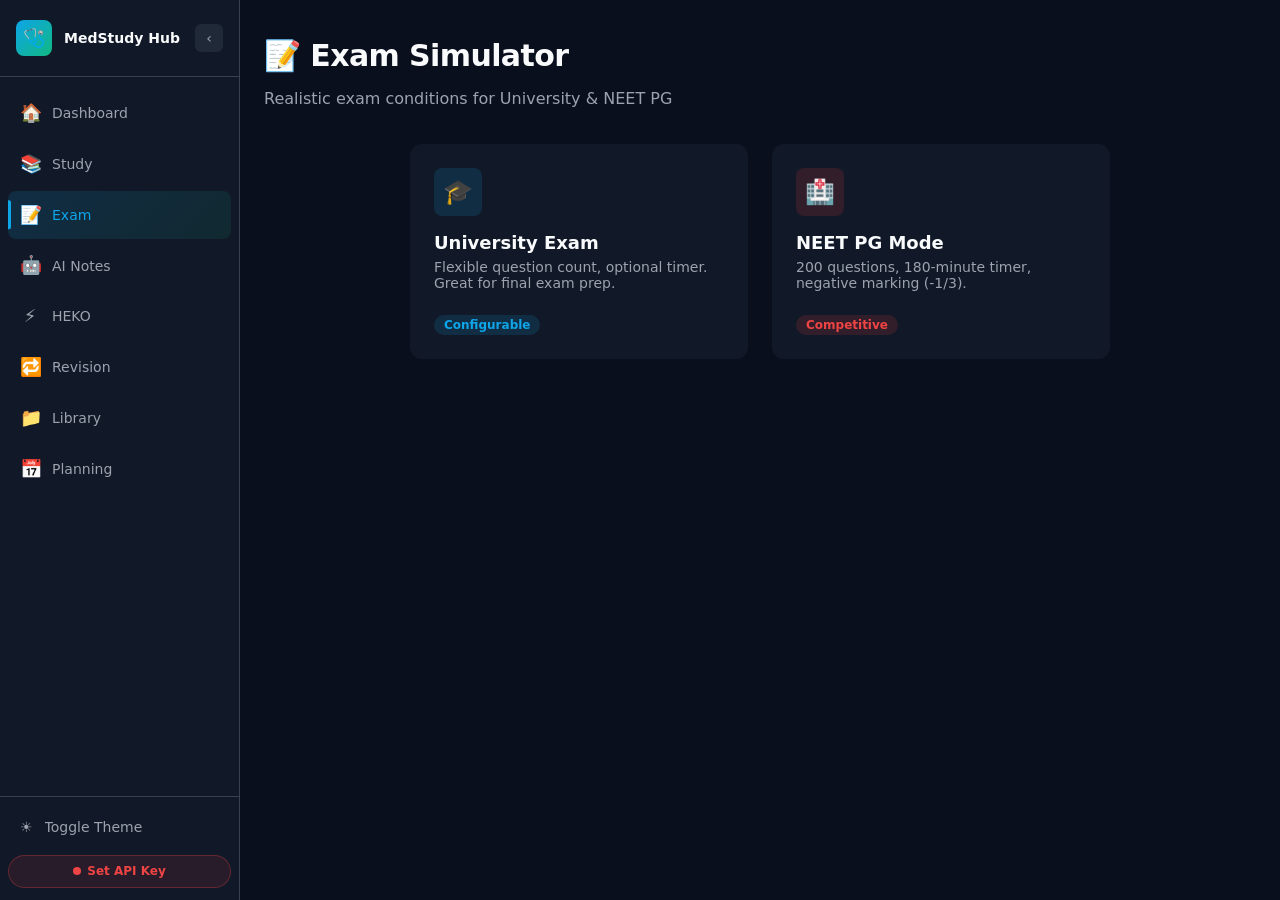
<file: exam.html>
<!DOCTYPE html>
<html lang="en">
<head>
  <meta charset="UTF-8">
  <meta name="viewport" content="width=device-width, initial-scale=1.0">
  <title>MedStudy Hub — Exam Simulator</title>
  <link rel="stylesheet" href="css/style.css">
  <style>
    .exam-active .sidebar { display: none !important; }
    .exam-active .bottom-nav { display: none !important; }
    .exam-active .main-content { margin-left: 0 !important; }
    .exam-header {
      position: sticky; top: 0; z-index: 50;
      background: var(--bg-card); border-bottom: 1px solid var(--border-subtle);
      padding: 12px 24px; display: flex; align-items: center;
      justify-content: space-between; gap: 16px;
    }
    .palette-legend { display: flex; gap: 12px; flex-wrap: wrap; }
    .palette-legend-item { display: flex; align-items: center; gap: 6px; font-size: var(--text-xs); color: var(--text-muted); }
    .palette-dot { width: 10px; height: 10px; border-radius: 3px; }
  </style>
</head>
<body>
<div class="app-shell" id="app-shell">
  <div class="sidebar" id="sidebar"></div>

  <main class="main-content" id="main-content">
    <div class="content-wrapper" id="main-content-wrapper">

      <div class="page-header">
        <div class="page-title">📝 Exam Simulator</div>
        <div class="page-subtitle">Realistic exam conditions for University & NEET PG</div>
      </div>

      <!-- Mode Selector -->
      <div id="mode-selector">
        <div style="display:grid;grid-template-columns:1fr 1fr;gap:24px;max-width:700px;margin:0 auto 32px;">
          <button class="module-card" id="univ-mode-btn" style="text-align:left;cursor:pointer;border:none;">
            <div class="module-card-icon" style="background:rgba(14,165,233,0.15);">🎓</div>
            <div class="module-card-title">University Exam</div>
            <div class="module-card-desc">Flexible question count, optional timer. Great for final exam prep.</div>
            <div class="badge badge-primary" style="margin-top:8px;">Configurable</div>
          </button>
          <button class="module-card" id="neet-mode-btn" style="text-align:left;cursor:pointer;border:none;">
            <div class="module-card-icon" style="background:rgba(239,68,68,0.15);">🏥</div>
            <div class="module-card-title">NEET PG Mode</div>
            <div class="module-card-desc">200 questions, 180-minute timer, negative marking (-1/3).</div>
            <div class="badge badge-error" style="margin-top:8px;">Competitive</div>
          </button>
        </div>

        <!-- Config Panel -->
        <div class="card" id="config-panel" style="max-width:500px;margin:0 auto;display:none;">
          <div class="card-title" id="config-title">University Exam Setup</div>
          <div id="univ-config">
            <div class="form-group">
              <label class="form-label">Number of Questions</label>
              <select class="form-select" id="univ-q-count">
                <option value="10">10 Questions</option>
                <option value="25" selected>25 Questions</option>
                <option value="50">50 Questions</option>
                <option value="all">All Available</option>
              </select>
            </div>
            <div class="form-group">
              <label class="form-label">Time Limit</label>
              <select class="form-select" id="univ-time-limit">
                <option value="0">No Time Limit</option>
                <option value="30">30 Minutes</option>
                <option value="60" selected>60 Minutes</option>
                <option value="90">90 Minutes</option>
              </select>
            </div>
          </div>
          <div id="neet-config" style="display:none;">
            <div style="background:var(--bg-elevated);border-radius:var(--border-radius-sm);padding:16px;margin-bottom:16px;">
              <div style="display:grid;grid-template-columns:1fr 1fr;gap:12px;">
                <div><div class="stat-label">Questions</div><div style="font-weight:700;font-size:var(--text-lg);">200</div></div>
                <div><div class="stat-label">Time</div><div style="font-weight:700;font-size:var(--text-lg);">180 min</div></div>
                <div><div class="stat-label">Marking</div><div style="font-weight:700;font-size:var(--text-lg);">+4 / -1.33</div></div>
                <div><div class="stat-label">Negative Mark</div><div style="font-weight:700;font-size:var(--text-lg);color:var(--error);">Yes</div></div>
              </div>
            </div>
            <p style="font-size:var(--text-sm);color:var(--text-muted);">Note: Exam will use all available questions (padded if fewer than 200).</p>
          </div>
          <button class="btn btn-primary btn-full" id="launch-exam-btn" style="margin-top:16px;">
            🚀 Launch Exam
          </button>
          <button class="btn btn-ghost btn-sm" id="back-to-mode-btn" style="margin-top:8px;width:100%;">
            ← Back
          </button>
        </div>
      </div>

      <!-- Results Page -->
      <div id="results-page" style="display:none;">
        <div style="max-width:700px;margin:0 auto;">
          <div class="card text-center mb-6">
            <div style="font-size:64px;margin-bottom:16px;" id="result-emoji">🎯</div>
            <div style="font-size:var(--text-3xl);font-weight:900;margin-bottom:8px;" id="result-title">Exam Complete</div>
            <div class="stat-value" style="font-size:var(--text-4xl);" id="result-score">0</div>
            <div class="stat-label" id="result-score-label">Total Score</div>
          </div>

          <div style="display:grid;grid-template-columns:repeat(3,1fr);gap:16px;margin-bottom:24px;">
            <div class="stat-card">
              <div class="stat-value" id="res-correct" style="font-size:var(--text-2xl);">0</div>
              <div class="stat-label">Correct</div>
            </div>
            <div class="stat-card">
              <div class="stat-value" id="res-wrong" style="font-size:var(--text-2xl);color:var(--error);">0</div>
              <div class="stat-label">Wrong</div>
            </div>
            <div class="stat-card">
              <div class="stat-value" id="res-unanswered" style="font-size:var(--text-2xl);color:var(--warning);">0</div>
              <div class="stat-label">Unanswered</div>
            </div>
          </div>

          <div class="card mb-6">
            <div class="card-title" style="margin-bottom:16px;">📊 Topic-wise Breakdown</div>
            <div id="topic-breakdown"></div>
          </div>

          <div class="card mb-6" id="weak-areas-card" style="display:none;">
            <div class="card-title" style="margin-bottom:8px;">⚠️ Weak Areas Identified</div>
            <p style="font-size:var(--text-sm);color:var(--text-muted);margin-bottom:16px;">
              These topics have been added to your spaced revision queue.
            </p>
            <div id="weak-areas-list"></div>
          </div>

          <div style="display:flex;gap:12px;justify-content:center;flex-wrap:wrap;">
            <a href="revision.html" class="btn btn-primary">🔁 Review Weak Points</a>
            <button class="btn btn-secondary" id="retry-exam-btn">🔄 Retry Exam</button>
            <a href="index.html" class="btn btn-ghost">🏠 Dashboard</a>
          </div>
        </div>
      </div>
    </div>

    <!-- Exam Interface (Full Screen) -->
    <div id="exam-interface" style="display:none;">
      <div class="exam-header">
        <div style="display:flex;align-items:center;gap:16px;">
          <div style="font-weight:800;font-size:var(--text-lg);" id="exam-mode-label">University Exam</div>
          <div class="badge badge-primary" id="exam-timer-badge" style="font-size:var(--text-base);padding:6px 14px;">
            ⏱ <span id="exam-timer">60:00</span>
          </div>
        </div>
        <div style="display:flex;gap:12px;align-items:center;">
          <span style="font-size:var(--text-sm);color:var(--text-muted);" id="exam-progress-label">1 / 25</span>
          <button class="btn btn-danger btn-sm" id="submit-exam-btn">Submit Exam</button>
        </div>
      </div>

      <div style="display:grid;grid-template-columns:1fr 260px;gap:0;height:calc(100vh - 60px);">
        <!-- Question Panel -->
        <div style="padding:32px;overflow-y:auto;">
          <div class="question-card" id="exam-q-card">
            <div class="question-number" id="exam-q-num">Question 1</div>
            <div class="question-text" id="exam-q-text"></div>
            <div class="options-list" id="exam-options-list"></div>
            <div style="display:flex;gap:10px;margin-top:16px;">
              <button class="btn btn-secondary btn-sm" id="exam-mark-btn">📌 Mark for Review</button>
              <button class="btn btn-ghost btn-sm" id="exam-prev-btn">← Prev</button>
              <button class="btn btn-primary btn-sm" id="exam-next-btn">Next →</button>
            </div>
          </div>
        </div>

        <!-- Palette Panel -->
        <div style="background:var(--bg-card);border-left:1px solid var(--border-subtle);padding:20px;overflow-y:auto;">
          <div style="font-weight:700;margin-bottom:12px;font-size:var(--text-sm);">Question Palette</div>
          <div class="question-palette" id="question-palette"></div>
          <div class="divider"></div>
          <div class="palette-legend">
            <div class="palette-legend-item"><div class="palette-dot" style="background:var(--bg-elevated);border:1px solid var(--border-subtle);"></div>Unanswered</div>
            <div class="palette-legend-item"><div class="palette-dot" style="background:rgba(34,197,94,0.2);border:1px solid var(--success);"></div>Answered</div>
            <div class="palette-legend-item"><div class="palette-dot" style="background:rgba(245,158,11,0.2);border:1px solid var(--warning);"></div>Marked</div>
            <div class="palette-legend-item"><div class="palette-dot" style="background:var(--accent-primary);"></div>Current</div>
          </div>
          <div class="divider"></div>
          <div id="exam-stats-panel" style="font-size:var(--text-xs);color:var(--text-muted);">
            <div>Answered: <b id="pal-answered">0</b></div>
            <div>Marked: <b id="pal-marked">0</b></div>
            <div>Unanswered: <b id="pal-unanswered">0</b></div>
          </div>
        </div>
      </div>
    </div>
  </main>
</div>

<nav class="bottom-nav" id="bottom-nav"></nav>

<script src="js/core.js"></script>
<script src="js/quiz-engine.js"></script>
<script src="js/revision-engine.js"></script>
<script>
let examMode = null; // 'university' | 'neet'
let examQuestions = [];
let examAnswers = {}; // { index: 'A'|'B'|'C'|'D' }
let markedQuestions = new Set();
let currentExamIdx = 0;
let timerInterval = null;
let timeRemaining = 0;
let examConfig = {};

document.addEventListener('DOMContentLoaded', async () => {
  Storage.set('medhub_last_exam', new Date().toISOString());
  await QuizEngine.loadQuestions();

  document.getElementById('univ-mode-btn').addEventListener('click', () => selectMode('university'));
  document.getElementById('neet-mode-btn').addEventListener('click', () => selectMode('neet'));
  document.getElementById('launch-exam-btn').addEventListener('click', launchExam);
  document.getElementById('back-to-mode-btn').addEventListener('click', () => {
    document.getElementById('config-panel').style.display = 'none';
  });
  document.getElementById('submit-exam-btn').addEventListener('click', confirmSubmit);
  document.getElementById('retry-exam-btn').addEventListener('click', () => {
    document.getElementById('results-page').style.display = 'none';
    document.getElementById('mode-selector').style.display = 'block';
    document.getElementById('main-content-wrapper').style.display = 'block';
    document.getElementById('page-header') && (document.getElementById('page-header').style.display = 'block');
  });
  document.getElementById('exam-next-btn').addEventListener('click', () => goToQuestion(currentExamIdx + 1));
  document.getElementById('exam-prev-btn').addEventListener('click', () => goToQuestion(currentExamIdx - 1));
  document.getElementById('exam-mark-btn').addEventListener('click', toggleMarkQuestion);
});

function selectMode(mode) {
  examMode = mode;
  const configPanel = document.getElementById('config-panel');
  const univConfig = document.getElementById('univ-config');
  const neetConfig = document.getElementById('neet-config');
  const configTitle = document.getElementById('config-title');

  configPanel.style.display = 'block';
  if (mode === 'university') {
    univConfig.style.display = 'block';
    neetConfig.style.display = 'none';
    configTitle.textContent = '🎓 University Exam Setup';
  } else {
    univConfig.style.display = 'none';
    neetConfig.style.display = 'block';
    configTitle.textContent = '🏥 NEET PG Mode';
  }
  configPanel.scrollIntoView({ behavior: 'smooth' });
}

function launchExam() {
  const allQs = QuizEngine.allQuestions;
  if (allQs.length === 0) {
    Toast.show('No questions available. Load questions first.', 'error');
    return;
  }

  let questions = QuizEngine.shuffle(allQs);

  if (examMode === 'neet') {
    examConfig = { mode: 'neet', totalQs: 200, timeLimit: 180, negativeMarking: true };
    // Pad with repeats if needed
    while (questions.length < 200) {
      questions = [...questions, ...QuizEngine.shuffle(allQs)];
    }
    questions = questions.slice(0, 200);
    timeRemaining = 180 * 60;
  } else {
    const qCountVal = document.getElementById('univ-q-count').value;
    const timeVal = parseInt(document.getElementById('univ-time-limit').value, 10);
    const count = qCountVal === 'all' ? questions.length : parseInt(qCountVal, 10);
    questions = questions.slice(0, Math.min(count, questions.length));
    examConfig = { mode: 'university', totalQs: questions.length, timeLimit: timeVal, negativeMarking: false };
    timeRemaining = timeVal * 60;
  }

  examQuestions = questions;
  examAnswers = {};
  markedQuestions = new Set();
  currentExamIdx = 0;

  // Switch to full-screen exam
  document.getElementById('main-content-wrapper').style.display = 'none';
  document.getElementById('exam-interface').style.display = 'block';
  document.getElementById('app-shell').classList.add('exam-active');
  document.getElementById('exam-mode-label').textContent =
    examMode === 'neet' ? '🏥 NEET PG' : '🎓 University Exam';

  // Build palette
  buildPalette();
  renderExamQuestion();

  // Start timer
  if (timeRemaining > 0) {
    document.getElementById('exam-timer-badge').style.display = 'inline-flex';
    startExamTimer();
  } else {
    document.getElementById('exam-timer-badge').style.display = 'none';
  }
}

function buildPalette() {
  const palette = document.getElementById('question-palette');
  palette.innerHTML = '';
  examQuestions.forEach((_, idx) => {
    const btn = document.createElement('button');
    btn.className = 'palette-btn';
    btn.textContent = idx + 1;
    btn.id = `pal-btn-${idx}`;
    btn.addEventListener('click', () => goToQuestion(idx));
    palette.appendChild(btn);
  });
  updatePalette();
}

function updatePalette() {
  examQuestions.forEach((_, idx) => {
    const btn = document.getElementById(`pal-btn-${idx}`);
    if (!btn) return;
    btn.className = 'palette-btn';
    if (idx === currentExamIdx) btn.classList.add('current');
    else if (markedQuestions.has(idx)) btn.classList.add('marked');
    else if (examAnswers[idx]) btn.classList.add('answered');
  });

  const answered = Object.keys(examAnswers).length;
  const marked = markedQuestions.size;
  document.getElementById('pal-answered').textContent = answered;
  document.getElementById('pal-marked').textContent = marked;
  document.getElementById('pal-unanswered').textContent = examQuestions.length - answered;
}

function renderExamQuestion() {
  const q = examQuestions[currentExamIdx];
  if (!q) return;

  document.getElementById('exam-q-num').textContent = `Question ${currentExamIdx + 1}`;
  document.getElementById('exam-q-text').textContent = q.question;
  document.getElementById('exam-progress-label').textContent = `${currentExamIdx + 1} / ${examQuestions.length}`;

  const optList = document.getElementById('exam-options-list');
  optList.innerHTML = '';
  ['A', 'B', 'C', 'D'].forEach(letter => {
    const btn = document.createElement('button');
    btn.className = 'option-btn';
    btn.dataset.letter = letter;
    if (examAnswers[currentExamIdx] === letter) btn.classList.add('selected');
    btn.innerHTML = `<span class="option-letter">${letter}</span><span>${q.options[letter]}</span>`;
    btn.addEventListener('click', () => selectExamAnswer(letter));
    optList.appendChild(btn);
  });

  const markBtn = document.getElementById('exam-mark-btn');
  markBtn.textContent = markedQuestions.has(currentExamIdx) ? '📌 Unmark' : '📌 Mark for Review';

  document.getElementById('exam-prev-btn').disabled = currentExamIdx === 0;
  document.getElementById('exam-next-btn').disabled = currentExamIdx === examQuestions.length - 1;

  updatePalette();
}

function selectExamAnswer(letter) {
  examAnswers[currentExamIdx] = letter;
  document.querySelectorAll('#exam-options-list .option-btn').forEach(btn => {
    btn.classList.toggle('selected', btn.dataset.letter === letter);
  });
  updatePalette();
}

function goToQuestion(idx) {
  if (idx < 0 || idx >= examQuestions.length) return;
  currentExamIdx = idx;
  renderExamQuestion();
}

function toggleMarkQuestion() {
  if (markedQuestions.has(currentExamIdx)) {
    markedQuestions.delete(currentExamIdx);
  } else {
    markedQuestions.add(currentExamIdx);
  }
  renderExamQuestion();
}

function confirmSubmit() {
  const unanswered = examQuestions.length - Object.keys(examAnswers).length;
  const msg = unanswered > 0
    ? `You have ${unanswered} unanswered questions. Submit anyway?`
    : 'Submit the exam?';

  if (confirm(msg)) {
    submitExam();
  }
}

function startExamTimer() {
  clearInterval(timerInterval);
  updateTimerDisplay();
  timerInterval = setInterval(() => {
    timeRemaining--;
    updateTimerDisplay();
    if (timeRemaining <= 0) {
      clearInterval(timerInterval);
      Toast.show('Time is up! Auto-submitting...', 'warning');
      setTimeout(() => submitExam(), 1500);
    }
    if (timeRemaining === 300) {
      Toast.show('⚠️ 5 minutes remaining!', 'warning', 5000);
    }
  }, 1000);
}

function updateTimerDisplay() {
  const m = Math.floor(timeRemaining / 60).toString().padStart(2, '0');
  const s = (timeRemaining % 60).toString().padStart(2, '0');
  const display = `${m}:${s}`;
  document.getElementById('exam-timer').textContent = display;

  const badge = document.getElementById('exam-timer-badge');
  if (timeRemaining <= 300) {
    badge.style.background = 'rgba(239,68,68,0.2)';
    badge.style.borderColor = 'var(--error)';
    badge.style.color = 'var(--error)';
  } else if (timeRemaining <= 600) {
    badge.style.background = 'rgba(245,158,11,0.2)';
    badge.style.color = 'var(--warning)';
  }
}

function submitExam() {
  clearInterval(timerInterval);

  let correct = 0;
  let wrong = 0;
  const wrongQuestions = [];
  const topicStats = {};

  examQuestions.forEach((q, idx) => {
    const userAns = examAnswers[idx];
    const topic = q.topic || 'General';

    if (!topicStats[topic]) topicStats[topic] = { correct: 0, wrong: 0, unanswered: 0 };

    if (!userAns) {
      topicStats[topic].unanswered++;
    } else if (userAns === q.correct) {
      correct++;
      topicStats[topic].correct++;
    } else {
      wrong++;
      topicStats[topic].wrong++;
      wrongQuestions.push(q);
    }
  });

  const unanswered = examQuestions.length - correct - wrong;
  let score;

  if (examConfig.negativeMarking) {
    score = (correct * 4) - (wrong * (4/3));
    score = Math.max(0, score).toFixed(2);
  } else {
    score = correct;
  }

  // Push weak areas to revision
  if (wrongQuestions.length > 0) {
    RevisionEngine.pushWeakAreasFromExam(wrongQuestions);
  }

  // Update global stats
  examQuestions.forEach((q, idx) => {
    if (examAnswers[idx]) {
      StudyStats.recordAnswer(examAnswers[idx] === q.correct);
    }
  });
  StudyStats.recordSession();

  // Show results
  showResults(score, correct, wrong, unanswered, topicStats, wrongQuestions);
}

function showResults(score, correct, wrong, unanswered, topicStats, wrongQs) {
  document.getElementById('app-shell').classList.remove('exam-active');
  document.getElementById('exam-interface').style.display = 'none';
  document.getElementById('main-content-wrapper').style.display = 'block';
  document.getElementById('mode-selector').style.display = 'none';
  document.getElementById('results-page').style.display = 'block';

  const pct = Math.round((correct / examQuestions.length) * 100);
  document.getElementById('result-emoji').textContent = pct >= 70 ? '🎉' : pct >= 50 ? '📊' : '💪';
  document.getElementById('result-title').textContent = pct >= 70 ? 'Excellent Work!' : pct >= 50 ? 'Good Effort' : 'Keep Practicing!';
  document.getElementById('result-score').textContent = examConfig.negativeMarking ? score : `${correct}/${examQuestions.length}`;
  document.getElementById('result-score-label').textContent = examConfig.negativeMarking ? `NEET PG Score (Max: ${examQuestions.length * 4})` : `${pct}% Accuracy`;
  document.getElementById('res-correct').textContent = correct;
  document.getElementById('res-wrong').textContent = wrong;
  document.getElementById('res-unanswered').textContent = unanswered;

  // Topic breakdown
  const breakdown = document.getElementById('topic-breakdown');
  breakdown.innerHTML = Object.entries(topicStats).map(([topic, ts]) => {
    const total = ts.correct + ts.wrong + ts.unanswered;
    const pct = total > 0 ? Math.round((ts.correct / total) * 100) : 0;
    return `
      <div style="margin-bottom:12px;">
        <div style="display:flex;justify-content:space-between;margin-bottom:4px;">
          <span style="font-size:var(--text-sm);font-weight:600;">${topic}</span>
          <span style="font-size:var(--text-sm);color:${pct >= 70 ? 'var(--success)' : pct >= 50 ? 'var(--warning)' : 'var(--error)'};">${pct}%</span>
        </div>
        <div class="progress-bar-wrapper">
          <div class="progress-bar-fill" style="width:${pct}%;background:${pct >= 70 ? 'var(--success)' : pct >= 50 ? 'linear-gradient(90deg,var(--warning),var(--accent-primary))' : 'var(--error)'};"></div>
        </div>
        <div style="font-size:var(--text-xs);color:var(--text-muted);margin-top:2px;">
          ${ts.correct} correct · ${ts.wrong} wrong · ${ts.unanswered} unanswered
        </div>
      </div>
    `;
  }).join('');

  // Weak areas
  if (wrongQs.length > 0) {
    document.getElementById('weak-areas-card').style.display = 'block';
    const weakTopics = [...new Set(wrongQs.map(q => q.topic))];
    document.getElementById('weak-areas-list').innerHTML = weakTopics.map(t => `
      <span class="badge badge-error" style="margin:4px;">${t}</span>
    `).join('');
    Toast.show(`${wrongQs.length} questions added to revision queue`, 'info');
  }
}
</script>
</body>
</html>
</file>
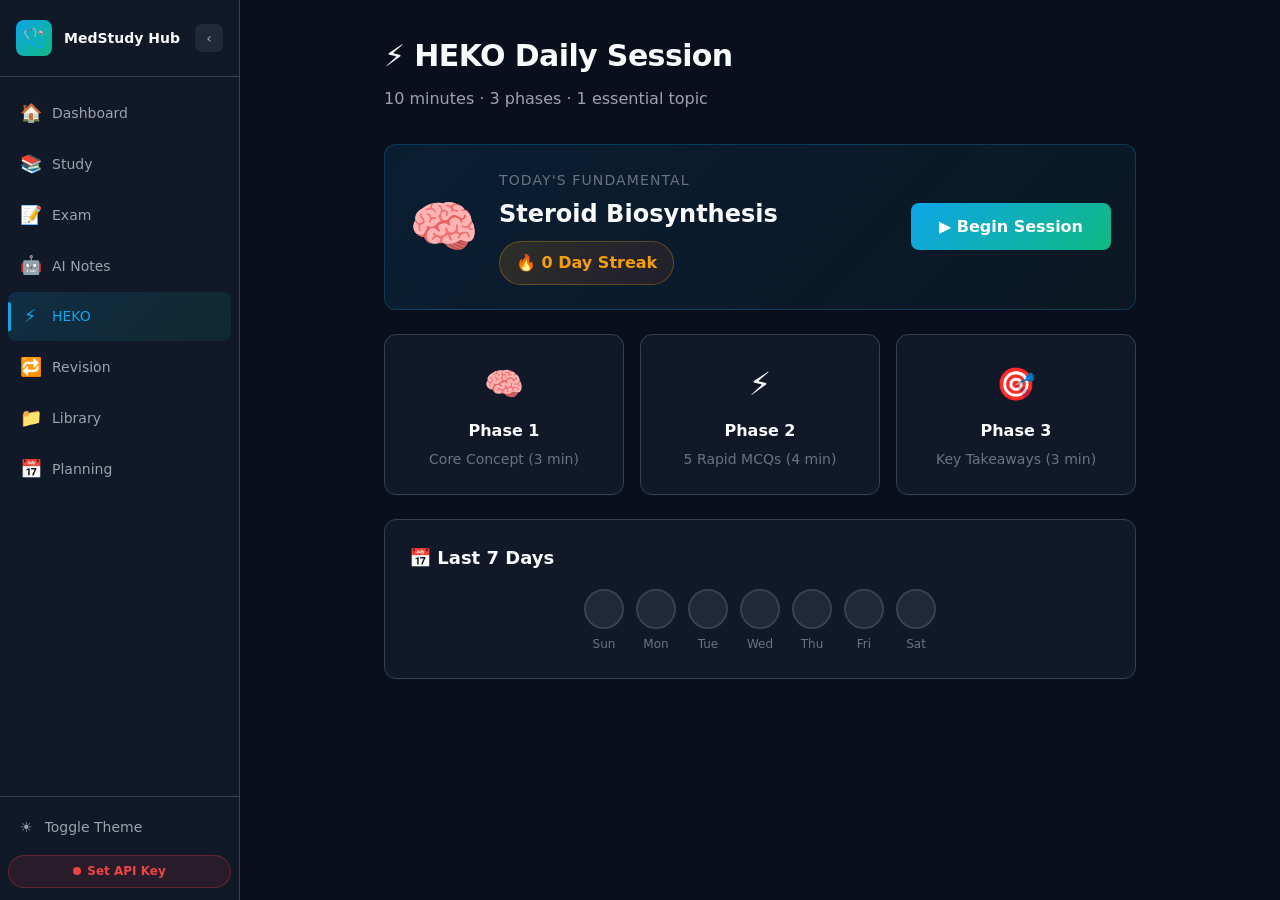
<file: heko.html>
<!DOCTYPE html>
<html lang="en">
<head>
  <meta charset="UTF-8">
  <meta name="viewport" content="width=device-width, initial-scale=1.0">
  <title>MedStudy Hub — HEKO Session</title>
  <link rel="stylesheet" href="css/style.css">
  <style>
    .phase-card {
      animation: fadeSlideUp 0.4s ease;
      min-height: 350px;
    }
    .rapid-option {
      display: flex; align-items: flex-start; gap: 10px;
      padding: 10px 14px; background: var(--bg-elevated);
      border: 2px solid var(--border-subtle); border-radius: var(--border-radius-sm);
      cursor: pointer; transition: all var(--transition); margin-bottom: 8px;
      text-align: left; width: 100%; color: var(--text-primary); font-size: var(--text-sm);
    }
    .rapid-option:hover:not(:disabled) { border-color: var(--accent-primary); }
    .rapid-option.correct { border-color: var(--success); background: rgba(34,197,94,0.1); }
    .rapid-option.incorrect { border-color: var(--error); background: rgba(239,68,68,0.1); }
    .rapid-option.selected { border-color: var(--accent-primary); background: rgba(14,165,233,0.1); }
  </style>
</head>
<body>
<div class="app-shell">
  <div class="sidebar" id="sidebar"></div>

  <main class="main-content" id="main-content">
    <div class="content-wrapper" style="max-width:800px;">

      <div class="page-header">
        <div class="page-title">⚡ HEKO Daily Session</div>
        <div class="page-subtitle">10 minutes · 3 phases · 1 essential topic</div>
      </div>

      <!-- Already Completed State -->
      <div id="completed-state" style="display:none;">
        <div class="card text-center mb-6" style="background:linear-gradient(135deg,rgba(34,197,94,0.1),rgba(16,185,129,0.05));border-color:rgba(34,197,94,0.3);">
          <div style="font-size:56px;margin-bottom:16px;">✅</div>
          <div class="card-title" style="font-size:var(--text-2xl);margin-bottom:8px;">Session Complete!</div>
          <div class="streak-display" style="justify-content:center;margin:16px auto;">
            🔥 <span id="completed-streak">0</span> Day Streak
          </div>
          <div style="font-size:var(--text-sm);color:var(--text-muted);margin-bottom:24px;" id="completed-topic-text"></div>
          <div class="card" style="margin-bottom:16px;text-align:left;">
            <div class="card-title" style="margin-bottom:8px;">🌅 Tomorrow's Topic</div>
            <div style="font-weight:700;font-size:var(--text-lg);" id="tomorrow-topic"></div>
          </div>
          <button class="btn btn-primary" id="retake-btn">🔄 Review Again</button>
        </div>
        <div class="card">
          <div class="card-title" style="margin-bottom:16px;">📅 Last 7 Days</div>
          <div id="history-grid" style="display:flex;gap:12px;justify-content:center;"></div>
        </div>
      </div>

      <!-- Pre-Session State -->
      <div id="pre-session" style="display:block;">
        <div class="card mb-6" style="background:linear-gradient(135deg,rgba(14,165,233,0.1),rgba(16,185,129,0.05));border-color:rgba(14,165,233,0.25);">
          <div style="display:flex;align-items:center;gap:20px;flex-wrap:wrap;">
            <div style="font-size:56px;">🧠</div>
            <div style="flex:1;">
              <div style="font-size:var(--text-sm);color:var(--text-muted);text-transform:uppercase;letter-spacing:0.08em;margin-bottom:4px;">Today's Fundamental</div>
              <div style="font-size:var(--text-2xl);font-weight:800;color:var(--text-primary);" id="today-topic">Loading...</div>
              <div style="margin-top:8px;" id="pre-streak-display"></div>
            </div>
            <div>
              <button class="btn btn-primary btn-lg" id="begin-session-btn">▶ Begin Session</button>
            </div>
          </div>
        </div>

        <div style="display:grid;grid-template-columns:repeat(3,1fr);gap:16px;margin-bottom:24px;">
          <div class="card text-center">
            <div style="font-size:32px;margin-bottom:8px;">🧠</div>
            <div style="font-weight:700;margin-bottom:4px;">Phase 1</div>
            <div style="font-size:var(--text-sm);color:var(--text-muted);">Core Concept (3 min)</div>
          </div>
          <div class="card text-center">
            <div style="font-size:32px;margin-bottom:8px;">⚡</div>
            <div style="font-weight:700;margin-bottom:4px;">Phase 2</div>
            <div style="font-size:var(--text-sm);color:var(--text-muted);">5 Rapid MCQs (4 min)</div>
          </div>
          <div class="card text-center">
            <div style="font-size:32px;margin-bottom:8px;">🎯</div>
            <div style="font-weight:700;margin-bottom:4px;">Phase 3</div>
            <div style="font-size:var(--text-sm);color:var(--text-muted);">Key Takeaways (3 min)</div>
          </div>
        </div>

        <div class="card">
          <div class="card-title" style="margin-bottom:16px;">📅 Last 7 Days</div>
          <div id="pre-history-grid" style="display:flex;gap:12px;justify-content:center;flex-wrap:wrap;"></div>
        </div>
      </div>

      <!-- Active Session -->
      <div id="active-session" style="display:none;">
        <!-- Timer -->
        <div class="card mb-4" style="text-align:center;">
          <div class="phase-dots" id="phase-dots">
            <div class="phase-dot" id="dot-1"></div>
            <div class="phase-dot" id="dot-2"></div>
            <div class="phase-dot" id="dot-3"></div>
          </div>
          <div style="font-size:var(--text-sm);color:var(--text-muted);margin-bottom:8px;" id="phase-label">Phase 1 of 3</div>
          <div class="timer-ring-container" style="margin:0 auto 16px;">
            <svg class="timer-ring-svg" width="120" height="120" viewBox="0 0 120 120">
              <defs>
                <linearGradient id="timerGradient" x1="0%" y1="0%" x2="100%" y2="0%">
                  <stop offset="0%" style="stop-color:var(--accent-primary)"/>
                  <stop offset="100%" style="stop-color:var(--accent-secondary)"/>
                </linearGradient>
              </defs>
              <circle class="timer-ring-bg" cx="60" cy="60" r="50"/>
              <circle class="timer-ring-fill" cx="60" cy="60" r="50" id="timer-ring"/>
            </svg>
            <div class="timer-text">
              <div class="timer-display" id="timer-display">3:00</div>
              <div class="timer-label" id="timer-label">remaining</div>
            </div>
          </div>
          <div style="font-weight:700;font-size:var(--text-lg);margin-bottom:4px;" id="phase-name-display">Core Concept</div>
          <div style="font-size:var(--text-sm);color:var(--text-muted);" id="session-topic-display"></div>
        </div>

        <!-- Phase Content -->
        <div id="phase-content-area"></div>

        <!-- Navigation -->
        <div style="display:flex;gap:12px;justify-content:space-between;margin-top:20px;">
          <button class="btn btn-ghost" id="skip-phase-btn">Skip Phase →</button>
          <button class="btn btn-danger" id="abort-session-btn">✕ Abort Session</button>
        </div>
      </div>

    </div>
  </main>
</div>

<nav class="bottom-nav" id="bottom-nav"></nav>

<script src="js/core.js"></script>
<script src="js/heko-engine.js"></script>
<script>
let currentPhase = 1;
let phaseTimer = null;
let phaseTimeRemaining = 0;
let phaseTotal = 0;
let sessionScore = 0;
let totalMCQs = 0;
let correctMCQs = 0;
let todayTopic = '';
let rapidMCQs = [];
let currentMCQIdx = 0;
let selectedMCQAnswer = null;
let mcqAnswered = false;

document.addEventListener('DOMContentLoaded', () => {
  todayTopic = HekoEngine.getTodaysTopic();
  document.getElementById('today-topic').textContent = todayTopic;

  const streak = StreakManager.get();
  const preStreak = document.getElementById('pre-streak-display');
  if (preStreak) {
    preStreak.innerHTML = `<div class="streak-display" style="display:inline-flex;">🔥 ${streak.count} Day Streak</div>`;
  }

  // Check if already completed
  if (HekoEngine.isCompletedToday()) {
    showCompletedState();
  } else {
    renderHistoryGrid('pre-history-grid');
  }

  document.getElementById('begin-session-btn').addEventListener('click', beginSession);
  document.getElementById('skip-phase-btn').addEventListener('click', advancePhase);
  document.getElementById('abort-session-btn').addEventListener('click', () => {
    if (confirm('Abort this session?')) {
      clearInterval(phaseTimer);
      document.getElementById('active-session').style.display = 'none';
      document.getElementById('pre-session').style.display = 'block';
    }
  });
  document.getElementById('retake-btn') && document.getElementById('retake-btn').addEventListener('click', () => {
    document.getElementById('completed-state').style.display = 'none';
    document.getElementById('pre-session').style.display = 'block';
    renderHistoryGrid('pre-history-grid');
  });
});

function showCompletedState() {
  document.getElementById('pre-session').style.display = 'none';
  document.getElementById('completed-state').style.display = 'block';

  const streak = StreakManager.get();
  document.getElementById('completed-streak').textContent = streak.count;
  document.getElementById('completed-topic-text').textContent = `You completed: ${todayTopic}`;
  document.getElementById('tomorrow-topic').textContent = HekoEngine.getTomorrowsTopic();
  renderHistoryGrid('history-grid');
}

function renderHistoryGrid(containerId) {
  const days = HekoEngine.getLast7Days();
  const container = document.getElementById(containerId);
  if (!container) return;

  container.innerHTML = days.map(day => `
    <div style="display:flex;flex-direction:column;align-items:center;gap:6px;">
      <div style="
        width:40px;height:40px;border-radius:50%;
        background:${day.completed ? 'var(--success)' : 'var(--bg-elevated)'};
        border:2px solid ${day.completed ? 'var(--success)' : 'var(--border-subtle)'};
        display:flex;align-items:center;justify-content:center;
        font-size:16px;
      " title="${day.date}${day.topic ? ': ' + day.topic : ''}">
        ${day.completed ? '✓' : ''}
      </div>
      <span style="font-size:var(--text-xs);color:var(--text-muted);">${day.dayName}</span>
    </div>
  `).join('');
}

async function beginSession() {
  document.getElementById('pre-session').style.display = 'none';
  document.getElementById('active-session').style.display = 'block';
  document.getElementById('session-topic-display').textContent = todayTopic;
  sessionScore = 0; correctMCQs = 0; totalMCQs = 0;

  await startPhase(1);
}

async function startPhase(phase) {
  currentPhase = phase;
  clearInterval(phaseTimer);

  // Update dots
  [1, 2, 3].forEach(i => {
    const dot = document.getElementById(`dot-${i}`);
    dot.className = 'phase-dot';
    if (i < phase) dot.classList.add('complete');
    else if (i === phase) dot.classList.add('active');
  });

  const phaseInfo = HekoEngine.phases[phase - 1];
  phaseTotal = phaseInfo.duration;
  phaseTimeRemaining = phaseInfo.duration;

  document.getElementById('phase-label').textContent = `Phase ${phase} of 3`;
  document.getElementById('phase-name-display').textContent = `${phaseInfo.icon} ${phaseInfo.name}`;

  updateTimerDisplay(phaseTimeRemaining, phaseTotal);

  // Load phase content
  const contentArea = document.getElementById('phase-content-area');
  contentArea.innerHTML = `
    <div class="card phase-card" style="text-align:center;display:flex;align-items:center;justify-content:center;flex-direction:column;">
      <div class="spinner spinner-lg" style="margin-bottom:16px;"></div>
      <p style="color:var(--text-muted);">AI is preparing ${phaseInfo.name}...</p>
    </div>
  `;

  let content = null;

  if (phase === 1) {
    content = await HekoEngine.generateCoreConcept(todayTopic);
    renderPhase1(content);
  } else if (phase === 2) {
    rapidMCQs = await HekoEngine.generateRapidMCQs(todayTopic);
    currentMCQIdx = 0;
    selectedMCQAnswer = null;
    mcqAnswered = false;
    if (rapidMCQs.length > 0) {
      totalMCQs = rapidMCQs.length;
      renderMCQ(rapidMCQs[0]);
    } else {
      renderPhaseError('Could not generate MCQs. Check API key and notes.');
    }
  } else if (phase === 3) {
    content = await HekoEngine.generateTakeaways(todayTopic);
    renderPhase3(content);
  }

  // Start countdown timer
  startPhaseTimer();
}

function startPhaseTimer() {
  clearInterval(phaseTimer);
  phaseTimer = setInterval(() => {
    phaseTimeRemaining--;
    updateTimerDisplay(phaseTimeRemaining, phaseTotal);
    if (phaseTimeRemaining <= 0) {
      clearInterval(phaseTimer);
      advancePhase();
    }
  }, 1000);
}

function updateTimerDisplay(remaining, total) {
  const m = Math.floor(remaining / 60).toString().padStart(2, '0');
  const s = (remaining % 60).toString().padStart(2, '0');
  document.getElementById('timer-display').textContent = `${m}:${s}`;

  // Ring progress
  const circ = 2 * Math.PI * 50; // 314.16
  const offset = circ - (remaining / total) * circ;
  const ring = document.getElementById('timer-ring');
  if (ring) {
    ring.style.strokeDasharray = circ;
    ring.style.strokeDashoffset = offset;
  }
}

function advancePhase() {
  clearInterval(phaseTimer);
  if (currentPhase < 3) {
    startPhase(currentPhase + 1);
  } else {
    completeSession();
  }
}

function renderPhase1(content) {
  const contentArea = document.getElementById('phase-content-area');
  if (!content) {
    renderPhaseError('Could not generate core concept. Check API key and uploaded notes.');
    return;
  }
  contentArea.innerHTML = `
    <div class="card phase-card">
      <div class="card-title" style="margin-bottom:16px;">🧠 Core Concept: ${todayTopic}</div>
      <div class="notes-content">${renderMarkdown(content)}</div>
    </div>
  `;
}

function renderMCQ(mcq) {
  const contentArea = document.getElementById('phase-content-area');
  const idx = currentMCQIdx + 1;

  contentArea.innerHTML = `
    <div class="card phase-card">
      <div style="display:flex;justify-content:space-between;margin-bottom:16px;">
        <div class="question-number">MCQ ${idx} of ${rapidMCQs.length}</div>
        <div style="font-size:var(--text-sm);color:${correctMCQs > 0 ? 'var(--success)' : 'var(--text-muted)'};">
          ✓ ${correctMCQs}/${Math.max(0,idx-1)} correct
        </div>
      </div>
      <div class="question-text" style="font-size:var(--text-base);">${mcq.question}</div>
      <div id="rapid-options">
        ${['A','B','C','D'].map(letter => `
          <button class="rapid-option" data-letter="${letter}" onclick="selectRapidOption('${letter}')">
            <span class="option-letter" style="min-width:24px;height:24px;font-size:12px;">${letter}</span>
            <span>${mcq.options[letter]}</span>
          </button>
        `).join('')}
      </div>
      <div id="rapid-feedback" style="display:none;margin-top:12px;padding:12px;border-radius:var(--border-radius-sm);">
        <div id="rapid-result-label" style="font-weight:700;margin-bottom:4px;"></div>
        <div id="rapid-explanation" style="font-size:var(--text-sm);color:var(--text-secondary);"></div>
        <button class="btn btn-primary btn-sm" id="rapid-next-btn" style="margin-top:10px;"
                onclick="nextRapidMCQ()">
          ${currentMCQIdx + 1 < rapidMCQs.length ? 'Next Question →' : 'Complete MCQs ✓'}
        </button>
      </div>
    </div>
  `;
  mcqAnswered = false;
  selectedMCQAnswer = null;
}

function selectRapidOption(letter) {
  if (mcqAnswered) return;
  mcqAnswered = true;
  selectedMCQAnswer = letter;

  const mcq = rapidMCQs[currentMCQIdx];
  const isCorrect = letter === mcq.correct;
  if (isCorrect) correctMCQs++;

  // Style options
  document.querySelectorAll('.rapid-option').forEach(btn => {
    btn.disabled = true;
    if (btn.dataset.letter === mcq.correct) btn.classList.add('correct');
    else if (btn.dataset.letter === letter && !isCorrect) btn.classList.add('incorrect');
  });

  // Show feedback
  const feedback = document.getElementById('rapid-feedback');
  feedback.style.display = 'block';
  feedback.style.background = isCorrect ? 'rgba(34,197,94,0.1)' : 'rgba(239,68,68,0.1)';
  document.getElementById('rapid-result-label').textContent =
    isCorrect ? '✅ Correct!' : `❌ Incorrect — Correct: ${mcq.correct}`;
  document.getElementById('rapid-result-label').style.color = isCorrect ? 'var(--success)' : 'var(--error)';
  document.getElementById('rapid-explanation').textContent = mcq.explanation || '';
}

function nextRapidMCQ() {
  currentMCQIdx++;
  if (currentMCQIdx < rapidMCQs.length) {
    renderMCQ(rapidMCQs[currentMCQIdx]);
  } else {
    // MCQ phase done — show score briefly then advance
    const contentArea = document.getElementById('phase-content-area');
    contentArea.innerHTML = `
      <div class="card phase-card text-center" style="justify-content:center;display:flex;flex-direction:column;align-items:center;">
        <div style="font-size:48px;margin-bottom:16px;">${correctMCQs >= totalMCQs * 0.6 ? '🎉' : '💪'}</div>
        <div style="font-size:var(--text-2xl);font-weight:800;margin-bottom:8px;">
          ${correctMCQs} / ${totalMCQs} Correct
        </div>
        <div style="color:var(--text-muted);">Great effort! Moving to takeaways...</div>
      </div>
    `;
    setTimeout(() => advancePhase(), 2000);
  }
}

function renderPhase3(content) {
  const contentArea = document.getElementById('phase-content-area');
  if (!content) {
    renderPhaseError('Could not generate takeaways.');
    return;
  }
  contentArea.innerHTML = `
    <div class="card phase-card">
      <div class="card-title" style="margin-bottom:16px;">🎯 Key Takeaways: ${todayTopic}</div>
      <div class="notes-content">${renderMarkdown(content)}</div>
    </div>
  `;
}

function renderPhaseError(msg) {
  const contentArea = document.getElementById('phase-content-area');
  contentArea.innerHTML = `
    <div class="card phase-card text-center" style="display:flex;align-items:center;justify-content:center;flex-direction:column;">
      <div style="font-size:40px;margin-bottom:12px;">⚠️</div>
      <div style="color:var(--error);margin-bottom:16px;">${msg}</div>
      <button class="btn btn-primary" onclick="advancePhase()">Skip to Next Phase →</button>
    </div>
  `;
}

function completeSession() {
  clearInterval(phaseTimer);
  const score = totalMCQs > 0 ? Math.round((correctMCQs / totalMCQs) * 100) : 0;
  HekoEngine.completeSession(todayTopic, score);

  document.getElementById('active-session').style.display = 'none';
  showCompletedState();
  Toast.show('🎉 HEKO session complete! Streak updated.', 'success');
}
</script>
</body>
</html>
</file>
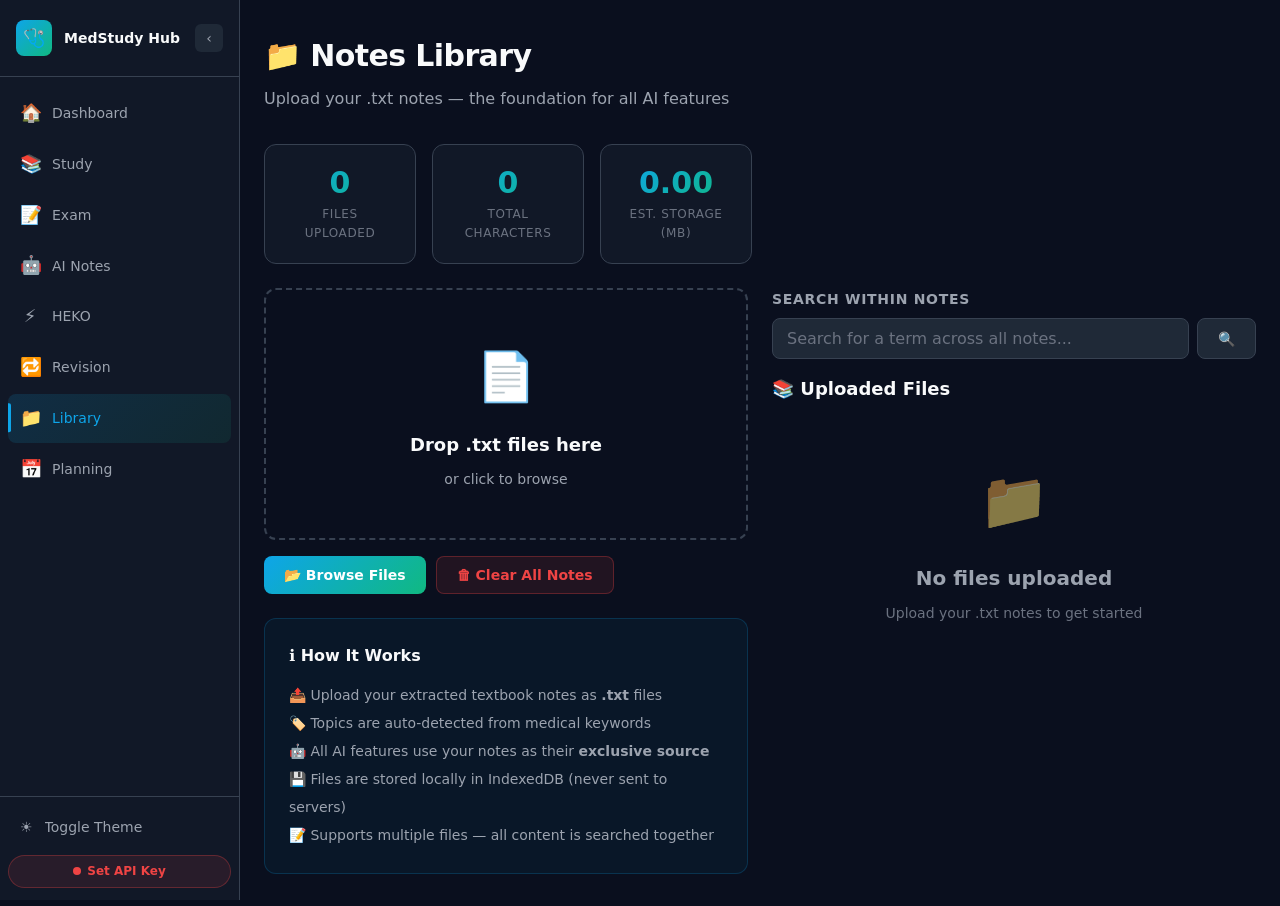
<file: library.html>
<!DOCTYPE html>
<html lang="en">
<head>
  <meta charset="UTF-8">
  <meta name="viewport" content="width=device-width, initial-scale=1.0">
  <title>MedStudy Hub — Notes Library</title>
  <link rel="stylesheet" href="css/style.css">
  <style>
    .dropzone.drag-over {
      border-color: var(--accent-primary) !important;
      background: rgba(14, 165, 233, 0.08) !important;
      transform: scale(1.01);
    }
    .search-highlight { background: rgba(245,158,11,0.3); border-radius: 2px; }
  </style>
</head>
<body>
<div class="app-shell">
  <div class="sidebar" id="sidebar"></div>

  <main class="main-content" id="main-content">
    <div class="content-wrapper">

      <div class="page-header">
        <div class="page-title">📁 Notes Library</div>
        <div class="page-subtitle">Upload your .txt notes — the foundation for all AI features</div>
      </div>

      <!-- Storage Stats -->
      <div class="stats-row" style="margin-bottom:24px;">
        <div class="stat-card">
          <div class="stat-value" id="lib-file-count" style="font-size:var(--text-3xl);">0</div>
          <div class="stat-label">Files Uploaded</div>
        </div>
        <div class="stat-card">
          <div class="stat-value" id="lib-total-chars" style="font-size:var(--text-3xl);">0</div>
          <div class="stat-label">Total Characters</div>
        </div>
        <div class="stat-card">
          <div class="stat-value" id="lib-storage-mb" style="font-size:var(--text-3xl);">0</div>
          <div class="stat-label">Est. Storage (MB)</div>
        </div>
      </div>

      <div style="display:grid;grid-template-columns:1fr 1fr;gap:24px;" id="lib-layout">

        <!-- Left: Upload -->
        <div>
          <!-- Dropzone -->
          <div class="dropzone mb-4" id="dropzone">
            <div class="dropzone-icon">📄</div>
            <div class="dropzone-title">Drop .txt files here</div>
            <div class="dropzone-subtitle">or click to browse</div>
            <input type="file" id="file-input" accept=".txt,text/plain" multiple
                   style="position:absolute;inset:0;opacity:0;cursor:pointer;">
          </div>

          <div style="display:flex;gap:10px;margin-bottom:24px;flex-wrap:wrap;">
            <button class="btn btn-primary" onclick="document.getElementById('file-input').click();">
              📂 Browse Files
            </button>
            <button class="btn btn-danger" id="clear-all-btn">🗑 Clear All Notes</button>
          </div>

          <!-- Upload Progress -->
          <div id="upload-progress" style="display:none;margin-bottom:16px;" class="card">
            <div style="display:flex;align-items:center;gap:12px;">
              <div class="spinner"></div>
              <span style="font-size:var(--text-sm);color:var(--text-muted);">Uploading and processing...</span>
            </div>
          </div>

          <!-- Info Box -->
          <div class="card" style="background:rgba(14,165,233,0.05);border-color:rgba(14,165,233,0.2);">
            <div class="card-title" style="margin-bottom:12px;font-size:var(--text-base);">ℹ️ How It Works</div>
            <ul style="font-size:var(--text-sm);color:var(--text-secondary);line-height:2;">
              <li>📤 Upload your extracted textbook notes as <b>.txt</b> files</li>
              <li>🏷️ Topics are auto-detected from medical keywords</li>
              <li>🤖 All AI features use your notes as their <b>exclusive source</b></li>
              <li>💾 Files are stored locally in IndexedDB (never sent to servers)</li>
              <li>📝 Supports multiple files — all content is searched together</li>
            </ul>
          </div>
        </div>

        <!-- Right: Files + Search -->
        <div>
          <!-- Search -->
          <div class="form-group mb-4">
            <label class="form-label">Search Within Notes</label>
            <div style="display:flex;gap:8px;">
              <input type="text" class="form-input" id="search-input"
                     placeholder="Search for a term across all notes...">
              <button class="btn btn-secondary" id="search-btn">🔍</button>
            </div>
          </div>

          <!-- Search Results -->
          <div id="search-results" style="display:none;" class="card mb-4">
            <div class="card-header">
              <div class="card-title" style="font-size:var(--text-base);">Search Results</div>
              <button class="btn btn-ghost btn-sm" onclick="clearSearch()">✕ Clear</button>
            </div>
            <div id="search-results-list" style="max-height:300px;overflow-y:auto;"></div>
          </div>

          <!-- Files List -->
          <div class="card-title" style="margin-bottom:12px;">📚 Uploaded Files</div>
          <div id="files-list">
            <div class="empty-state" id="files-empty-state" style="padding:40px 20px;">
              <div class="empty-state-icon">📁</div>
              <div class="empty-state-title">No files uploaded</div>
              <div class="empty-state-desc">Upload your .txt notes to get started</div>
            </div>
          </div>
        </div>
      </div>

      <!-- File Preview Modal -->
      <div class="modal-overlay hidden" id="file-preview-modal">
        <div class="modal-box" style="max-width:700px;max-height:80vh;overflow:hidden;display:flex;flex-direction:column;">
          <button class="modal-close" id="close-preview">✕</button>
          <div class="modal-title" id="preview-filename">File Preview</div>
          <div class="modal-subtitle" id="preview-meta"></div>
          <div style="flex:1;overflow-y:auto;background:var(--bg-elevated);border-radius:var(--border-radius-sm);padding:16px;font-family:monospace;font-size:var(--text-sm);line-height:1.7;color:var(--text-secondary);white-space:pre-wrap;word-break:break-word;margin-top:16px;"
               id="preview-content"></div>
        </div>
      </div>

    </div>
  </main>
</div>

<nav class="bottom-nav" id="bottom-nav"></nav>

<script src="js/core.js"></script>
<script src="js/library-engine.js"></script>
<script>
let allFiles = [];

document.addEventListener('DOMContentLoaded', async () => {
  await refreshFileList();
  setupDropzone();
  setupFileInput();

  document.getElementById('clear-all-btn').addEventListener('click', clearAllFiles);
  document.getElementById('search-btn').addEventListener('click', performSearch);
  document.getElementById('search-input').addEventListener('keydown', e => {
    if (e.key === 'Enter') performSearch();
  });
  document.getElementById('close-preview').addEventListener('click', () => {
    document.getElementById('file-preview-modal').classList.add('hidden');
  });

  // Mobile
  if (window.innerWidth < 768) {
    document.getElementById('lib-layout').style.gridTemplateColumns = '1fr';
  }
});

function setupDropzone() {
  const dz = document.getElementById('dropzone');

  dz.addEventListener('dragover', e => {
    e.preventDefault();
    dz.classList.add('drag-over');
  });

  dz.addEventListener('dragleave', () => dz.classList.remove('drag-over'));

  dz.addEventListener('drop', async e => {
    e.preventDefault();
    dz.classList.remove('drag-over');
    const files = Array.from(e.dataTransfer.files);
    await uploadFiles(files);
  });

  dz.addEventListener('click', () => {
    document.getElementById('file-input').click();
  });
}

function setupFileInput() {
  const input = document.getElementById('file-input');
  input.addEventListener('change', async (e) => {
    const files = Array.from(e.target.files);
    await uploadFiles(files);
    input.value = '';
  });
}

async function uploadFiles(files) {
  if (files.length === 0) return;

  const progress = document.getElementById('upload-progress');
  progress.style.display = 'block';

  let uploaded = 0;
  for (const file of files) {
    const result = await LibraryEngine.uploadFile(file);
    if (result) uploaded++;
  }

  progress.style.display = 'none';

  if (uploaded > 0) {
    await refreshFileList();
  }
}

async function refreshFileList() {
  allFiles = await LibraryEngine.getAllFiles();

  // Update stats
  const stats = await LibraryEngine.getStorageStats();
  document.getElementById('lib-file-count').textContent = stats.fileCount;
  document.getElementById('lib-total-chars').textContent = stats.totalChars.toLocaleString();
  document.getElementById('lib-storage-mb').textContent = stats.estimatedMB;

  renderFileList(allFiles);
}

function renderFileList(files) {
  const container = document.getElementById('files-list');
  const emptyState = document.getElementById('files-empty-state');

  if (files.length === 0) {
    emptyState.style.display = 'block';
    container.innerHTML = '';
    container.appendChild(emptyState);
    return;
  }

  container.innerHTML = files.map(file => `
    <div class="file-item mb-2" id="file-item-${file.id}">
      <div class="file-icon">📄</div>
      <div class="file-info">
        <div class="file-name">${file.filename}</div>
        <div class="file-meta">
          ${LibraryEngine.formatSize(file.charCount)} ·
          ${LibraryEngine.formatDate(file.uploadDate)}
        </div>
        <div class="file-tags">
          ${(file.topics || []).map(t => `<span class="file-tag">${t}</span>`).join('')}
          ${(file.topics || []).length === 0 ? '<span class="file-tag" style="background:var(--bg-elevated);color:var(--text-muted);">untagged</span>' : ''}
        </div>
      </div>
      <div style="display:flex;flex-direction:column;gap:6px;">
        <button class="btn btn-secondary btn-sm" onclick="previewFile(${file.id})">👁 View</button>
        <button class="btn btn-danger btn-sm" onclick="deleteFile(${file.id})">🗑 Delete</button>
      </div>
    </div>
  `).join('');
}

async function previewFile(id) {
  const file = allFiles.find(f => f.id === id);
  if (!file) return;

  document.getElementById('preview-filename').textContent = `📄 ${file.filename}`;
  document.getElementById('preview-meta').textContent =
    `${LibraryEngine.formatSize(file.charCount)} · ${LibraryEngine.formatDate(file.uploadDate)}`;
  document.getElementById('preview-content').textContent =
    file.content.substring(0, 5000) + (file.content.length > 5000 ? '\n\n[... truncated for preview ...]' : '');

  document.getElementById('file-preview-modal').classList.remove('hidden');
}

async function deleteFile(id) {
  if (!confirm('Delete this file? This will remove it from all AI context.')) return;
  const success = await LibraryEngine.deleteFile(id);
  if (success) await refreshFileList();
}

async function clearAllFiles() {
  if (!confirm('Delete ALL uploaded notes? This cannot be undone. All AI features will lose their context.')) return;
  const success = await LibraryEngine.clearAll();
  if (success) await refreshFileList();
}

async function performSearch() {
  const keyword = document.getElementById('search-input').value.trim();
  if (!keyword) return;

  const results = await LibraryEngine.search(keyword);
  const container = document.getElementById('search-results');
  const list = document.getElementById('search-results-list');

  container.style.display = 'block';

  if (results.length === 0) {
    list.innerHTML = `<div style="padding:16px;text-align:center;color:var(--text-muted);">No results found for "${keyword}"</div>`;
    return;
  }

  list.innerHTML = results.map(r => {
    const highlighted = r.snippet.replace(
      new RegExp(keyword.replace(/[.*+?^${}()|[\]\\]/g, '\\$&'), 'gi'),
      match => `<span class="search-highlight">${match}</span>`
    );
    return `
      <div style="padding:12px;border-bottom:1px solid var(--border-subtle);">
        <div style="font-weight:600;font-size:var(--text-sm);color:var(--accent-primary);margin-bottom:4px;">
          📄 ${r.filename}
        </div>
        <div style="font-size:var(--text-xs);color:var(--text-secondary);line-height:1.6;">${highlighted}</div>
      </div>
    `;
  }).join('');
}

function clearSearch() {
  document.getElementById('search-input').value = '';
  document.getElementById('search-results').style.display = 'none';
}
</script>
</body>
</html>
</file>
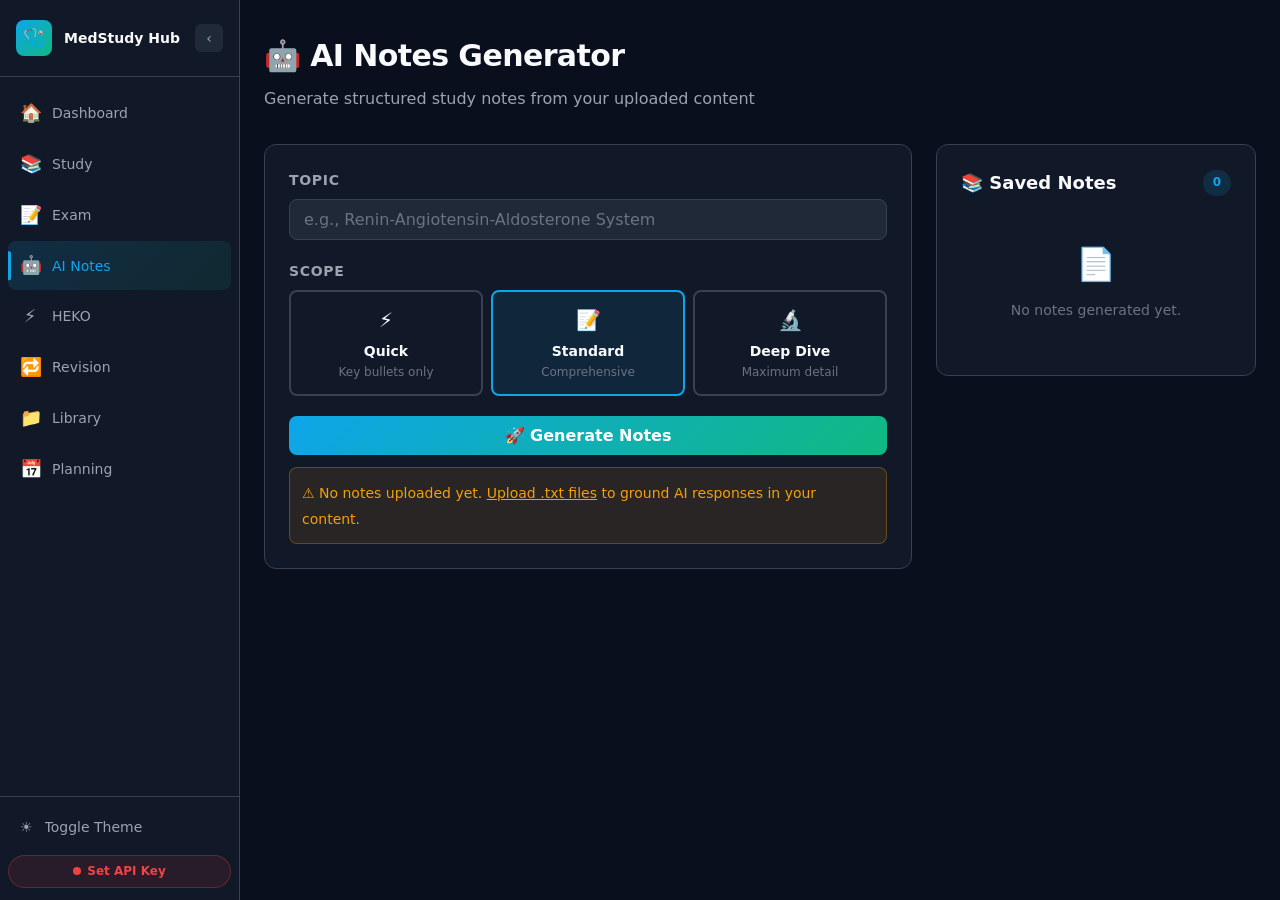
<file: notes.html>
<!DOCTYPE html>
<html lang="en">
<head>
  <meta charset="UTF-8">
  <meta name="viewport" content="width=device-width, initial-scale=1.0">
  <title>MedStudy Hub — AI Notes</title>
  <link rel="stylesheet" href="css/style.css">
</head>
<body>
<div class="app-shell">
  <div class="sidebar" id="sidebar"></div>

  <main class="main-content" id="main-content">
    <div class="content-wrapper">

      <div class="page-header">
        <div class="page-title">🤖 AI Notes Generator</div>
        <div class="page-subtitle">Generate structured study notes from your uploaded content</div>
      </div>

      <div style="display:grid;grid-template-columns:1fr 320px;gap:24px;align-items:start;" id="notes-layout">

        <!-- Left: Generator + Output -->
        <div>
          <!-- Input Card -->
          <div class="card mb-4">
            <div class="form-group">
              <label class="form-label">Topic</label>
              <input type="text" class="form-input" id="topic-input"
                     placeholder="e.g., Renin-Angiotensin-Aldosterone System"
                     list="topic-suggestions" autocomplete="off">
              <datalist id="topic-suggestions"></datalist>
            </div>

            <div class="form-group">
              <label class="form-label">Scope</label>
              <div style="display:grid;grid-template-columns:repeat(3,1fr);gap:8px;">
                <label style="cursor:pointer;">
                  <input type="radio" name="scope" value="quick" style="display:none;" id="scope-quick">
                  <div class="scope-btn" data-scope="quick" style="text-align:center;padding:12px;border:2px solid var(--border-subtle);border-radius:var(--border-radius-sm);transition:all var(--transition);">
                    <div style="font-size:20px;margin-bottom:4px;">⚡</div>
                    <div style="font-weight:700;font-size:var(--text-sm);">Quick</div>
                    <div style="font-size:var(--text-xs);color:var(--text-muted);">Key bullets only</div>
                  </div>
                </label>
                <label style="cursor:pointer;">
                  <input type="radio" name="scope" value="standard" checked style="display:none;" id="scope-standard">
                  <div class="scope-btn active-scope" data-scope="standard" style="text-align:center;padding:12px;border:2px solid var(--accent-primary);background:rgba(14,165,233,0.1);border-radius:var(--border-radius-sm);">
                    <div style="font-size:20px;margin-bottom:4px;">📝</div>
                    <div style="font-weight:700;font-size:var(--text-sm);">Standard</div>
                    <div style="font-size:var(--text-xs);color:var(--text-muted);">Comprehensive</div>
                  </div>
                </label>
                <label style="cursor:pointer;">
                  <input type="radio" name="scope" value="deep" style="display:none;" id="scope-deep">
                  <div class="scope-btn" data-scope="deep" style="text-align:center;padding:12px;border:2px solid var(--border-subtle);border-radius:var(--border-radius-sm);transition:all var(--transition);">
                    <div style="font-size:20px;margin-bottom:4px;">🔬</div>
                    <div style="font-weight:700;font-size:var(--text-sm);">Deep Dive</div>
                    <div style="font-size:var(--text-xs);color:var(--text-muted);">Maximum detail</div>
                  </div>
                </label>
              </div>
            </div>

            <button class="btn btn-primary btn-full" id="generate-notes-btn" style="font-size:var(--text-base);">
              🚀 Generate Notes
            </button>

            <div id="no-notes-warning" style="display:none;margin-top:12px;padding:12px;background:rgba(245,158,11,0.1);border:1px solid rgba(245,158,11,0.3);border-radius:var(--border-radius-sm);">
              <span style="font-size:var(--text-sm);color:var(--warning);">
                ⚠️ No notes uploaded yet.
                <a href="library.html" style="color:var(--warning);text-decoration:underline;">Upload .txt files</a>
                to ground AI responses in your content.
              </span>
            </div>
          </div>

          <!-- Generated Output -->
          <div class="card" id="output-card" style="display:none;">
            <div class="card-header">
              <div>
                <div class="card-title" id="output-title">Generated Notes</div>
                <div class="card-subtitle" id="output-meta"></div>
              </div>
              <div style="display:flex;gap:8px;">
                <button class="btn btn-secondary btn-sm" id="export-btn">💾 Export .txt</button>
                <button class="btn btn-success btn-sm" id="gen-mcqs-btn">📝 Make MCQs</button>
              </div>
            </div>
            <div class="notes-content" id="notes-output"></div>

            <div id="mcq-gen-loading" style="display:none;margin-top:16px;text-align:center;">
              <div class="spinner" style="margin:0 auto 8px;"></div>
              <p style="color:var(--text-muted);font-size:var(--text-sm);">Generating MCQs from this topic...</p>
            </div>
          </div>

          <!-- Loading State -->
          <div id="notes-loading" style="display:none;">
            <div class="card" style="position:relative;min-height:300px;">
              <div class="loading-overlay" style="position:absolute;">
                <div class="spinner spinner-lg"></div>
                <p>AI is generating notes from your uploaded content...</p>
                <p style="font-size:var(--text-xs);color:var(--text-muted);">This may take 15–30 seconds</p>
              </div>
              <div class="shimmer" style="height:24px;width:60%;margin-bottom:12px;"></div>
              <div class="shimmer" style="height:16px;width:100%;margin-bottom:8px;"></div>
              <div class="shimmer" style="height:16px;width:90%;margin-bottom:8px;"></div>
              <div class="shimmer" style="height:16px;width:80%;"></div>
            </div>
          </div>
        </div>

        <!-- Right: Saved Notes Library -->
        <div id="saved-notes-panel">
          <div class="card" style="position:sticky;top:20px;">
            <div class="card-header" style="margin-bottom:12px;">
              <div class="card-title">📚 Saved Notes</div>
              <span class="badge badge-primary" id="notes-count-badge">0</span>
            </div>
            <div id="saved-notes-list" style="max-height:600px;overflow-y:auto;"></div>
          </div>
        </div>
      </div>

    </div>
  </main>
</div>

<nav class="bottom-nav" id="bottom-nav"></nav>

<script src="js/core.js"></script>
<script src="js/notes-engine.js"></script>
<script>
let currentNote = null;
let selectedScope = 'standard';

document.addEventListener('DOMContentLoaded', async () => {
  populateSuggestions();
  renderSavedNotes();
  checkNotesUploaded();

  // Scope selector
  document.querySelectorAll('.scope-btn').forEach(btn => {
    btn.addEventListener('click', () => {
      selectedScope = btn.dataset.scope;
      document.querySelectorAll('.scope-btn').forEach(b => {
        b.style.border = '2px solid var(--border-subtle)';
        b.style.background = 'transparent';
        b.classList.remove('active-scope');
      });
      btn.style.border = '2px solid var(--accent-primary)';
      btn.style.background = 'rgba(14,165,233,0.1)';
    });
  });

  document.getElementById('generate-notes-btn').addEventListener('click', generateNotes);
  document.getElementById('export-btn').addEventListener('click', exportNote);
  document.getElementById('gen-mcqs-btn').addEventListener('click', generateMCQs);

  // Mobile: stack layout
  if (window.innerWidth < 768) {
    document.getElementById('notes-layout').style.gridTemplateColumns = '1fr';
    document.getElementById('saved-notes-panel').style.order = '-1';
  }
});

async function checkNotesUploaded() {
  try {
    const files = await DB.getAllFiles();
    if (files.length === 0) {
      document.getElementById('no-notes-warning').style.display = 'block';
    }
  } catch {}
}

function populateSuggestions() {
  const suggestions = NotesEngine.getTopicSuggestions();
  const datalist = document.getElementById('topic-suggestions');
  datalist.innerHTML = suggestions.map(s => `<option value="${s}">`).join('');
}

async function generateNotes() {
  const topic = document.getElementById('topic-input').value.trim();
  if (!topic) {
    Toast.show('Please enter a topic', 'error');
    document.getElementById('topic-input').focus();
    return;
  }

  const generateBtn = document.getElementById('generate-notes-btn');
  generateBtn.disabled = true;
  generateBtn.textContent = '⏳ Generating...';

  document.getElementById('output-card').style.display = 'none';
  document.getElementById('notes-loading').style.display = 'block';

  const result = await NotesEngine.generateNotes(topic, selectedScope);

  document.getElementById('notes-loading').style.display = 'none';
  generateBtn.disabled = false;
  generateBtn.textContent = '🚀 Generate Notes';

  if (!result) return;

  // Save the note
  currentNote = NotesEngine.saveNote(topic, result, selectedScope);

  // Display
  document.getElementById('output-card').style.display = 'block';
  document.getElementById('output-title').textContent = `📄 ${topic}`;
  document.getElementById('output-meta').textContent =
    `${selectedScope.charAt(0).toUpperCase() + selectedScope.slice(1)} · ${new Date().toLocaleString()}`;
  document.getElementById('notes-output').innerHTML = renderMarkdown(result);

  // Update saved list
  renderSavedNotes();
  Toast.show(`Notes for "${topic}" generated and saved`, 'success');
}

function exportNote() {
  if (!currentNote) return;
  NotesEngine.exportNote(currentNote);
}

async function generateMCQs() {
  if (!currentNote) return;

  const btn = document.getElementById('gen-mcqs-btn');
  const loadingEl = document.getElementById('mcq-gen-loading');
  btn.disabled = true;
  btn.textContent = '⏳ Generating...';
  loadingEl.style.display = 'block';

  const qs = await NotesEngine.generateMCQsFromNote(currentNote);

  btn.disabled = false;
  btn.textContent = '📝 Make MCQs';
  loadingEl.style.display = 'none';

  if (qs.length > 0) {
    Toast.show(`${qs.length} MCQs saved to Study Mode`, 'success');
  }
}

function renderSavedNotes() {
  const notes = NotesEngine.getAllNotes();
  const badge = document.getElementById('notes-count-badge');
  const list = document.getElementById('saved-notes-list');

  if (badge) badge.textContent = notes.length;

  if (notes.length === 0) {
    list.innerHTML = `
      <div class="empty-state" style="padding:30px 10px;">
        <div style="font-size:32px;margin-bottom:8px;">📄</div>
        <div style="font-size:var(--text-sm);color:var(--text-muted);">No notes generated yet.</div>
      </div>
    `;
    return;
  }

  list.innerHTML = notes.map(note => `
    <div class="file-item" style="margin-bottom:8px;flex-direction:column;align-items:flex-start;cursor:pointer;"
         data-note-id="${note.id}" onclick="loadSavedNote('${note.id}')">
      <div style="display:flex;width:100%;justify-content:space-between;align-items:flex-start;">
        <div class="file-name">${note.topic}</div>
        <div style="display:flex;gap:4px;">
          <button class="btn btn-ghost btn-sm" onclick="event.stopPropagation();exportSavedNote('${note.id}')" title="Export">💾</button>
          <button class="btn btn-danger btn-sm" onclick="event.stopPropagation();deleteSavedNote('${note.id}')" title="Delete">🗑</button>
        </div>
      </div>
      <div class="file-meta">${new Date(note.updatedAt || note.createdAt).toLocaleDateString()} · ${note.scope || 'standard'}</div>
      <span class="badge badge-primary" style="margin-top:4px;">${note.topic.substring(0, 20)}</span>
    </div>
  `).join('');
}

function loadSavedNote(id) {
  const notes = NotesEngine.getAllNotes();
  const note = notes.find(n => n.id === id);
  if (!note) return;

  currentNote = note;
  document.getElementById('topic-input').value = note.topic;

  document.getElementById('output-card').style.display = 'block';
  document.getElementById('output-title').textContent = `📄 ${note.topic}`;
  document.getElementById('output-meta').textContent =
    `${note.scope || 'standard'} · ${new Date(note.createdAt).toLocaleString()}`;
  document.getElementById('notes-output').innerHTML = renderMarkdown(note.content);

  window.scrollTo({ top: 0, behavior: 'smooth' });
}

function exportSavedNote(id) {
  const notes = NotesEngine.getAllNotes();
  const note = notes.find(n => n.id === id);
  if (note) NotesEngine.exportNote(note);
}

function deleteSavedNote(id) {
  if (!confirm('Delete this note?')) return;
  NotesEngine.deleteNote(id);
  if (currentNote && currentNote.id === id) {
    currentNote = null;
    document.getElementById('output-card').style.display = 'none';
  }
  renderSavedNotes();
}
</script>
</body>
</html>
</file>
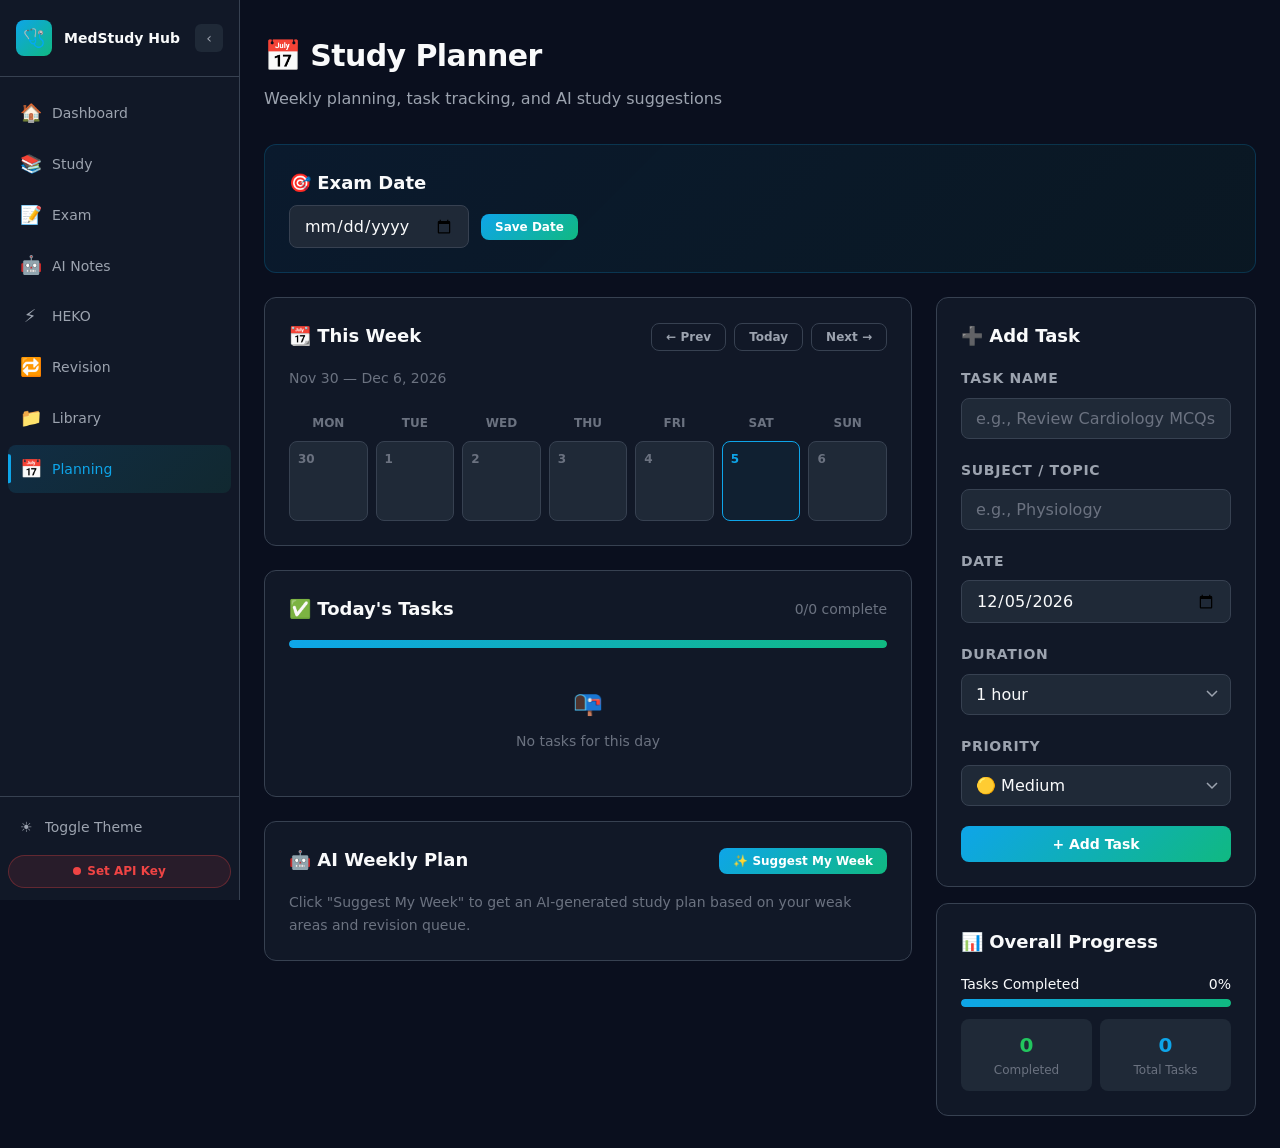
<file: planning.html>
<!DOCTYPE html>
<html lang="en">
<head>
  <meta charset="UTF-8">
  <meta name="viewport" content="width=device-width, initial-scale=1.0">
  <title>MedStudy Hub — Study Planner</title>
  <link rel="stylesheet" href="css/style.css">
  <style>
    .task-item {
      display: flex; align-items: flex-start; gap: 12px;
      padding: 12px 16px; background: var(--bg-elevated);
      border: 1px solid var(--border-subtle); border-radius: var(--border-radius-sm);
      margin-bottom: 8px; transition: all var(--transition);
      animation: fadeSlideUp 0.3s ease;
    }
    .task-item.completed { opacity: 0.6; }
    .task-item.completed .task-title { text-decoration: line-through; color: var(--text-muted); }
    .task-checkbox {
      width: 20px; height: 20px; border-radius: 50%;
      border: 2px solid var(--border-subtle); flex-shrink: 0;
      cursor: pointer; transition: all var(--transition);
      display: flex; align-items: center; justify-content: center;
      margin-top: 2px;
    }
    .task-checkbox.checked {
      background: var(--success); border-color: var(--success); color: white;
    }
    .priority-high { border-left: 3px solid var(--error); }
    .priority-medium { border-left: 3px solid var(--warning); }
    .priority-low { border-left: 3px solid var(--accent-primary); }
    .cal-task-badge {
      background: rgba(14,165,233,0.2); color: var(--accent-primary);
      border-radius: 3px; padding: 1px 4px; font-size: 10px;
      white-space: nowrap; overflow: hidden; text-overflow: ellipsis;
      max-width: 100%; display: block; margin-bottom: 2px;
    }
    .cal-task-badge.high { background: rgba(239,68,68,0.2); color: var(--error); }
    .cal-task-badge.medium { background: rgba(245,158,11,0.2); color: var(--warning); }
  </style>
</head>
<body>
<div class="app-shell">
  <div class="sidebar" id="sidebar"></div>

  <main class="main-content" id="main-content">
    <div class="content-wrapper">

      <div class="page-header">
        <div class="page-title">📅 Study Planner</div>
        <div class="page-subtitle">Weekly planning, task tracking, and AI study suggestions</div>
      </div>

      <!-- Exam Date + Countdown -->
      <div class="card mb-6" style="background:linear-gradient(135deg,rgba(14,165,233,0.08),rgba(16,185,129,0.05));border-color:rgba(14,165,233,0.2);">
        <div style="display:grid;grid-template-columns:1fr auto;gap:24px;align-items:center;flex-wrap:wrap;">
          <div>
            <div class="card-title" style="margin-bottom:8px;">🎯 Exam Date</div>
            <div style="display:flex;gap:12px;align-items:center;flex-wrap:wrap;">
              <input type="date" class="form-input" id="exam-date-input" style="width:auto;">
              <button class="btn btn-primary btn-sm" id="save-exam-date-btn">Save Date</button>
            </div>
          </div>
          <div id="exam-countdown-display" style="text-align:center;display:none;">
            <div class="stat-value" id="countdown-days" style="font-size:var(--text-4xl);">0</div>
            <div class="stat-label">Days Until Exam</div>
          </div>
        </div>
      </div>

      <div style="display:grid;grid-template-columns:1fr 320px;gap:24px;align-items:start;" id="planner-layout">

        <!-- Left: Calendar + Tasks -->
        <div>
          <!-- Weekly Calendar -->
          <div class="card mb-6">
            <div class="card-header">
              <div class="card-title">📆 This Week</div>
              <div style="display:flex;gap:8px;">
                <button class="btn btn-ghost btn-sm" id="prev-week-btn">← Prev</button>
                <button class="btn btn-ghost btn-sm" id="today-btn">Today</button>
                <button class="btn btn-ghost btn-sm" id="next-week-btn">Next →</button>
              </div>
            </div>
            <div style="font-size:var(--text-sm);color:var(--text-muted);margin-bottom:16px;" id="week-range-label"></div>
            <div class="calendar-grid">
              <div class="calendar-day-header">Mon</div>
              <div class="calendar-day-header">Tue</div>
              <div class="calendar-day-header">Wed</div>
              <div class="calendar-day-header">Thu</div>
              <div class="calendar-day-header">Fri</div>
              <div class="calendar-day-header">Sat</div>
              <div class="calendar-day-header">Sun</div>
            </div>
            <div class="calendar-grid" id="calendar-body"></div>
          </div>

          <!-- Today's Checklist -->
          <div class="card mb-6">
            <div class="card-header">
              <div class="card-title">✅ Today's Tasks</div>
              <div style="font-size:var(--text-sm);color:var(--text-muted);" id="today-progress-label">0/0 complete</div>
            </div>
            <div class="progress-bar-wrapper" style="margin-bottom:16px;">
              <div class="progress-bar-fill" id="today-progress-bar" style="width:0%;"></div>
            </div>
            <div id="today-tasks-list">
              <div class="empty-state" style="padding:20px;">
                <div style="font-size:24px;margin-bottom:8px;">📭</div>
                <div style="font-size:var(--text-sm);color:var(--text-muted);">No tasks scheduled for today</div>
              </div>
            </div>
          </div>

          <!-- AI Suggestions -->
          <div class="card">
            <div class="card-header">
              <div class="card-title">🤖 AI Weekly Plan</div>
              <button class="btn btn-primary btn-sm" id="ai-suggest-btn">✨ Suggest My Week</button>
            </div>
            <div id="ai-plan-area">
              <div style="font-size:var(--text-sm);color:var(--text-muted);">
                Click "Suggest My Week" to get an AI-generated study plan based on your weak areas and revision queue.
              </div>
            </div>
            <div id="ai-plan-loading" style="display:none;text-align:center;padding:20px;">
              <div class="spinner" style="margin:0 auto 12px;"></div>
              <p style="color:var(--text-muted);font-size:var(--text-sm);">AI is analyzing your progress...</p>
            </div>
          </div>
        </div>

        <!-- Right: Add Task Panel -->
        <div style="position:sticky;top:20px;">
          <div class="card mb-4">
            <div class="card-title" style="margin-bottom:16px;">➕ Add Task</div>

            <div class="form-group">
              <label class="form-label">Task Name</label>
              <input type="text" class="form-input" id="task-title" placeholder="e.g., Review Cardiology MCQs">
            </div>

            <div class="form-group">
              <label class="form-label">Subject / Topic</label>
              <input type="text" class="form-input" id="task-subject" placeholder="e.g., Physiology">
            </div>

            <div class="form-group">
              <label class="form-label">Date</label>
              <input type="date" class="form-input" id="task-date">
            </div>

            <div class="form-group">
              <label class="form-label">Duration</label>
              <select class="form-select" id="task-duration">
                <option value="30">30 minutes</option>
                <option value="60" selected>1 hour</option>
                <option value="90">1.5 hours</option>
                <option value="120">2 hours</option>
                <option value="180">3 hours</option>
              </select>
            </div>

            <div class="form-group">
              <label class="form-label">Priority</label>
              <select class="form-select" id="task-priority">
                <option value="high">🔴 High</option>
                <option value="medium" selected>🟡 Medium</option>
                <option value="low">🟢 Low</option>
              </select>
            </div>

            <button class="btn btn-primary btn-full" id="add-task-btn">+ Add Task</button>
          </div>

          <!-- Overall Progress -->
          <div class="card">
            <div class="card-title" style="margin-bottom:16px;">📊 Overall Progress</div>
            <div id="overall-stats">
              <div style="margin-bottom:12px;">
                <div style="display:flex;justify-content:space-between;font-size:var(--text-sm);margin-bottom:4px;">
                  <span>Tasks Completed</span>
                  <span id="overall-pct">0%</span>
                </div>
                <div class="progress-bar-wrapper">
                  <div class="progress-bar-fill" id="overall-progress-bar" style="width:0%;"></div>
                </div>
              </div>
              <div style="display:grid;grid-template-columns:1fr 1fr;gap:8px;font-size:var(--text-xs);">
                <div style="background:var(--bg-elevated);padding:10px;border-radius:var(--border-radius-sm);text-align:center;">
                  <div style="font-weight:800;font-size:var(--text-xl);color:var(--success);" id="total-completed">0</div>
                  <div style="color:var(--text-muted);">Completed</div>
                </div>
                <div style="background:var(--bg-elevated);padding:10px;border-radius:var(--border-radius-sm);text-align:center;">
                  <div style="font-weight:800;font-size:var(--text-xl);color:var(--accent-primary);" id="total-planned">0</div>
                  <div style="color:var(--text-muted);">Total Tasks</div>
                </div>
              </div>
            </div>
          </div>
        </div>
      </div>

    </div>
  </main>
</div>

<nav class="bottom-nav" id="bottom-nav"></nav>

<script src="js/core.js"></script>
<script src="js/revision-engine.js"></script>
<script>
let currentWeekOffset = 0;
let allTasks = [];

document.addEventListener('DOMContentLoaded', () => {
  // Set default task date to today
  document.getElementById('task-date').value = DateUtils.today();

  // Set exam date
  const savedExamDate = Storage.get(KEYS.EXAM_DATE, null);
  if (savedExamDate) {
    document.getElementById('exam-date-input').value = savedExamDate;
    updateCountdown(savedExamDate);
  }

  loadTasks();
  renderCalendar();
  renderTodaysTasks();
  updateOverallStats();

  document.getElementById('save-exam-date-btn').addEventListener('click', saveExamDate);
  document.getElementById('add-task-btn').addEventListener('click', addTask);
  document.getElementById('prev-week-btn').addEventListener('click', () => { currentWeekOffset--; renderCalendar(); });
  document.getElementById('next-week-btn').addEventListener('click', () => { currentWeekOffset++; renderCalendar(); });
  document.getElementById('today-btn').addEventListener('click', () => { currentWeekOffset = 0; renderCalendar(); });
  document.getElementById('ai-suggest-btn').addEventListener('click', getAISuggestions);

  // Enter key
  document.getElementById('task-title').addEventListener('keydown', e => {
    if (e.key === 'Enter') addTask();
  });

  // Mobile
  if (window.innerWidth < 768) {
    document.getElementById('planner-layout').style.gridTemplateColumns = '1fr';
  }
});

function loadTasks() {
  allTasks = Storage.get(KEYS.PLANNER, []);
}

function saveTasks() {
  Storage.set(KEYS.PLANNER, allTasks);
}

function saveExamDate() {
  const date = document.getElementById('exam-date-input').value;
  if (!date) { Toast.show('Please select a date', 'error'); return; }
  Storage.set(KEYS.EXAM_DATE, date);
  updateCountdown(date);
  Toast.show('Exam date saved!', 'success');
}

function updateCountdown(dateStr) {
  const days = DateUtils.daysUntil(dateStr);
  if (days !== null) {
    const el = document.getElementById('exam-countdown-display');
    const daysEl = document.getElementById('countdown-days');
    if (el) el.style.display = 'block';
    if (daysEl) daysEl.textContent = Math.max(0, days);
  }
}

function addTask() {
  const title = document.getElementById('task-title').value.trim();
  const subject = document.getElementById('task-subject').value.trim();
  const date = document.getElementById('task-date').value;
  const duration = document.getElementById('task-duration').value;
  const priority = document.getElementById('task-priority').value;

  if (!title) { Toast.show('Please enter a task name', 'error'); return; }
  if (!date) { Toast.show('Please select a date', 'error'); return; }

  const task = {
    id: generateId(),
    title,
    subject: subject || 'General',
    date,
    duration: parseInt(duration, 10),
    priority,
    completed: false,
    createdAt: new Date().toISOString(),
  };

  allTasks.push(task);
  saveTasks();

  // Clear form
  document.getElementById('task-title').value = '';
  document.getElementById('task-subject').value = '';
  document.getElementById('task-date').value = DateUtils.today();

  renderCalendar();
  renderTodaysTasks();
  updateOverallStats();
  Toast.show('Task added!', 'success');
}

function toggleTask(id) {
  const task = allTasks.find(t => t.id === id);
  if (!task) return;
  task.completed = !task.completed;
  saveTasks();
  renderTodaysTasks();
  updateOverallStats();
  renderCalendar();
}

function deleteTask(id) {
  allTasks = allTasks.filter(t => t.id !== id);
  saveTasks();
  renderCalendar();
  renderTodaysTasks();
  updateOverallStats();
}

function getWeekDates(offsetWeeks = 0) {
  const today = new Date();
  const dayOfWeek = today.getDay();
  const diffToMonday = (dayOfWeek === 0 ? -6 : 1 - dayOfWeek);
  const monday = new Date(today);
  monday.setDate(today.getDate() + diffToMonday + (offsetWeeks * 7));
  monday.setHours(0, 0, 0, 0);

  const days = [];
  for (let i = 0; i < 7; i++) {
    const d = new Date(monday);
    d.setDate(monday.getDate() + i);
    days.push(d.toISOString().split('T')[0]);
  }
  return days;
}

function renderCalendar() {
  const weekDates = getWeekDates(currentWeekOffset);
  const today = DateUtils.today();

  // Update week range label
  const first = new Date(weekDates[0]);
  const last = new Date(weekDates[6]);
  document.getElementById('week-range-label').textContent =
    `${first.toLocaleDateString('en-US',{month:'short',day:'numeric'})} — ${last.toLocaleDateString('en-US',{month:'short',day:'numeric',year:'numeric'})}`;

  const body = document.getElementById('calendar-body');
  body.innerHTML = weekDates.map(date => {
    const dayTasks = allTasks.filter(t => t.date === date);
    const dayNum = new Date(date).getDate();
    const isToday = date === today;

    return `
      <div class="calendar-day ${isToday ? 'today' : ''}" onclick="selectCalendarDay('${date}')" style="cursor:pointer;">
        <div class="calendar-day-num" style="color:${isToday ? 'var(--accent-primary)' : 'var(--text-muted)'};">
          ${dayNum}
        </div>
        ${dayTasks.slice(0, 3).map(t => `
          <div class="cal-task-badge ${t.priority}" title="${t.title}">
            ${t.completed ? '✓ ' : ''}${t.title.substring(0, 12)}
          </div>
        `).join('')}
        ${dayTasks.length > 3 ? `<div style="font-size:10px;color:var(--text-muted);">+${dayTasks.length - 3} more</div>` : ''}
      </div>
    `;
  }).join('');
}

function selectCalendarDay(date) {
  document.getElementById('task-date').value = date;
  renderDayTasks(date);
}

function renderDayTasks(date) {
  const dayTasks = allTasks.filter(t => t.date === date);
  const listEl = document.getElementById('today-tasks-list');
  const isToday = date === DateUtils.today();
  const label = isToday ? "Today's Tasks" : `Tasks for ${new Date(date).toLocaleDateString('en-US',{month:'short',day:'numeric'})}`;

  renderTaskList(listEl, dayTasks, label);
  updateTodayProgress(dayTasks);
}

function renderTodaysTasks() {
  const today = DateUtils.today();
  const todayTasks = allTasks.filter(t => t.date === today);
  const listEl = document.getElementById('today-tasks-list');
  renderTaskList(listEl, todayTasks, "Today's Tasks");
  updateTodayProgress(todayTasks);
}

function renderTaskList(container, tasks, label) {
  if (!container) return;

  if (tasks.length === 0) {
    container.innerHTML = `
      <div class="empty-state" style="padding:20px;">
        <div style="font-size:24px;margin-bottom:8px;">📭</div>
        <div style="font-size:var(--text-sm);color:var(--text-muted);">No tasks for this day</div>
      </div>
    `;
    return;
  }

  const priorityIcons = { high: '🔴', medium: '🟡', low: '🟢' };

  container.innerHTML = tasks.map(task => `
    <div class="task-item priority-${task.priority} ${task.completed ? 'completed' : ''}">
      <div class="task-checkbox ${task.completed ? 'checked' : ''}" onclick="toggleTask('${task.id}')">
        ${task.completed ? '✓' : ''}
      </div>
      <div style="flex:1;">
        <div class="task-title" style="font-weight:600;font-size:var(--text-sm);">${task.title}</div>
        <div style="font-size:var(--text-xs);color:var(--text-muted);margin-top:2px;">
          ${priorityIcons[task.priority]} ${task.subject} · ${task.duration} min
        </div>
      </div>
      <button class="btn btn-ghost btn-sm" onclick="deleteTask('${task.id}')" title="Delete">✕</button>
    </div>
  `).join('');
}

function updateTodayProgress(tasks) {
  const total = tasks.length;
  const done = tasks.filter(t => t.completed).length;
  const pct = total > 0 ? Math.round((done / total) * 100) : 0;

  document.getElementById('today-progress-label').textContent = `${done}/${total} complete`;
  document.getElementById('today-progress-bar').style.width = `${pct}%`;
}

function updateOverallStats() {
  const total = allTasks.length;
  const done = allTasks.filter(t => t.completed).length;
  const pct = total > 0 ? Math.round((done / total) * 100) : 0;

  document.getElementById('total-planned').textContent = total;
  document.getElementById('total-completed').textContent = done;
  document.getElementById('overall-pct').textContent = `${pct}%`;
  document.getElementById('overall-progress-bar').style.width = `${pct}%`;
}

async function getAISuggestions() {
  const btn = document.getElementById('ai-suggest-btn');
  const planArea = document.getElementById('ai-plan-area');
  const loading = document.getElementById('ai-plan-loading');

  btn.disabled = true;
  btn.textContent = '⏳ Generating...';
  planArea.style.display = 'none';
  loading.style.display = 'block';

  // Gather context
  const srsStats = {
    total: (Storage.get(KEYS.SRS_CARDS, [])).length,
    weak: (Storage.get(KEYS.SRS_CARDS, [])).filter(c => (c.incorrectCount || 0) >= 2).length,
    due: (Storage.get(KEYS.SRS_CARDS, [])).filter(c => c.dueDate <= DateUtils.today()).length,
  };

  const studyStats = StudyStats.get();
  const hekoStreak = StreakManager.get();

  const systemPrompt = `You are a medical study coach helping a student plan their week. Create a realistic, balanced 7-day study plan. Be practical and specific. Format as a clear day-by-day plan.`;

  const userMessage = `Create a weekly study plan for a medical student with these stats:
- Total accuracy: ${StudyStats.accuracy()}%
- Total MCQs answered: ${studyStats.totalAnswered}
- Spaced revision cards: ${srsStats.total} total, ${srsStats.weak} weak points, ${srsStats.due} due
- HEKO streak: ${hekoStreak.count} days
- Exam date: ${Storage.get(KEYS.EXAM_DATE, 'Not set')}

Generate a balanced Mon–Sun study plan with:
1. Daily HEKO session (10 min) — mandatory every day
2. Spaced revision review (if cards are due)
3. Subject study sessions (mix of strong and weak areas)
4. Practice MCQs
5. Rest time

Keep each day's plan to 2-3 focused study blocks. Format as:
**Monday:** ...
**Tuesday:** ...
etc.

Keep under 400 words.`;

  const result = await AIClient.call(systemPrompt, userMessage);

  loading.style.display = 'none';
  planArea.style.display = 'block';
  btn.disabled = false;
  btn.textContent = '✨ Suggest My Week';

  if (result) {
    planArea.innerHTML = `
      <div class="notes-content" style="font-size:var(--text-sm);">${renderMarkdown(result)}</div>
      <div style="margin-top:16px;font-size:var(--text-xs);color:var(--text-muted);">
        Generated on ${new Date().toLocaleString()} · Based on your actual progress data
      </div>
    `;
    Toast.show('AI study plan generated!', 'success');
  }
}
</script>
</body>
</html>
</file>
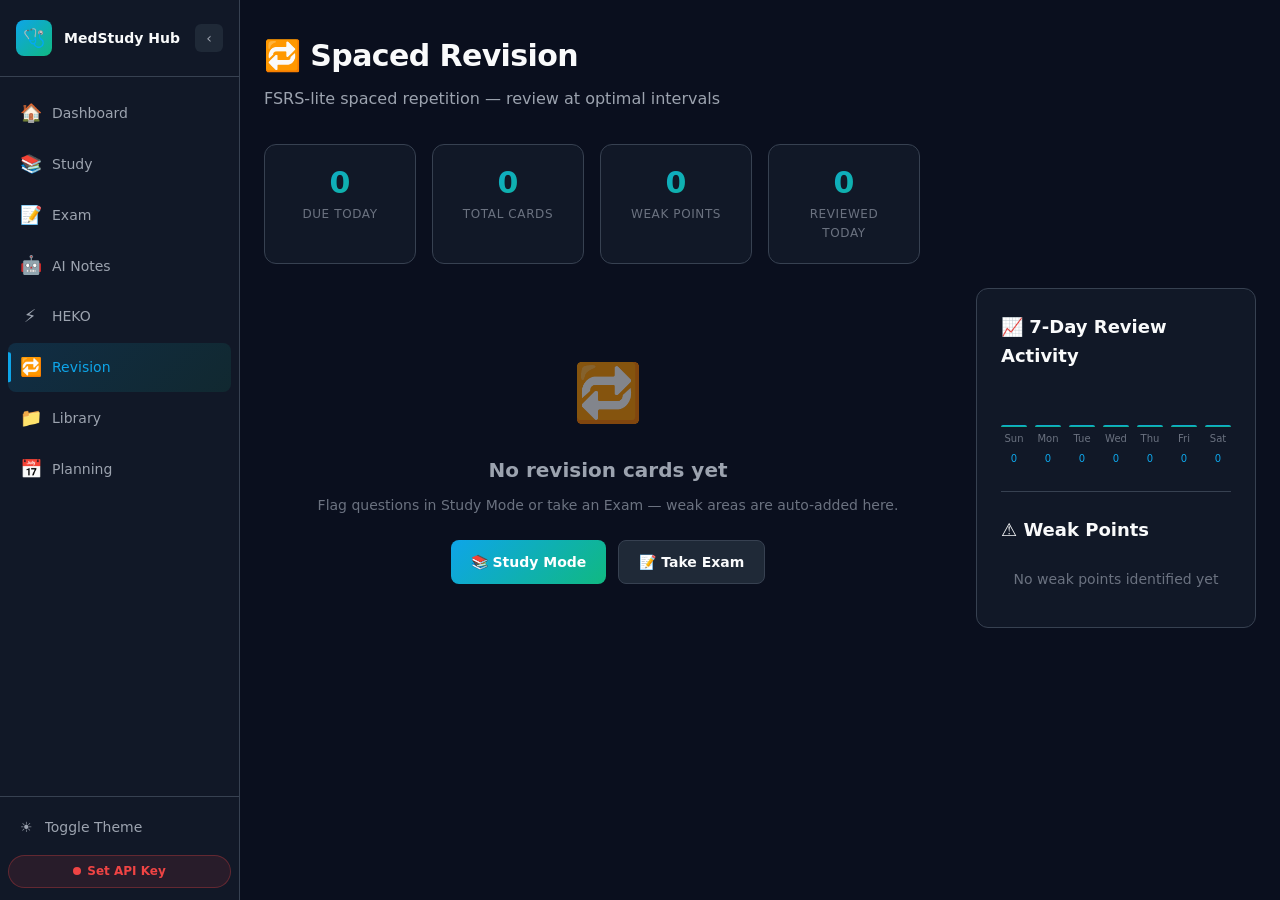
<file: revision.html>
<!DOCTYPE html>
<html lang="en">
<head>
  <meta charset="UTF-8">
  <meta name="viewport" content="width=device-width, initial-scale=1.0">
  <title>MedStudy Hub — Spaced Revision</title>
  <link rel="stylesheet" href="css/style.css">
</head>
<body>
<div class="app-shell">
  <div class="sidebar" id="sidebar"></div>

  <main class="main-content" id="main-content">
    <div class="content-wrapper">

      <div class="page-header">
        <div class="page-title">🔁 Spaced Revision</div>
        <div class="page-subtitle">FSRS-lite spaced repetition — review at optimal intervals</div>
      </div>

      <!-- Stats Row -->
      <div class="stats-row" style="margin-bottom:24px;" id="srs-stats-row">
        <div class="stat-card">
          <div class="stat-value" id="srs-due" style="font-size:var(--text-3xl);">0</div>
          <div class="stat-label">Due Today</div>
        </div>
        <div class="stat-card">
          <div class="stat-value" id="srs-total" style="font-size:var(--text-3xl);">0</div>
          <div class="stat-label">Total Cards</div>
        </div>
        <div class="stat-card">
          <div class="stat-value" id="srs-weak" style="font-size:var(--text-3xl);color:var(--error);">0</div>
          <div class="stat-label">Weak Points</div>
        </div>
        <div class="stat-card">
          <div class="stat-value" id="srs-reviewed-today" style="font-size:var(--text-3xl);">0</div>
          <div class="stat-label">Reviewed Today</div>
        </div>
      </div>

      <div style="display:grid;grid-template-columns:1fr 280px;gap:24px;align-items:start;" id="revision-layout">

        <!-- Left: Review Area -->
        <div>
          <!-- Due Today Banner -->
          <div id="due-banner" class="card mb-4" style="display:none;background:linear-gradient(135deg,rgba(245,158,11,0.1),rgba(239,68,68,0.05));border-color:rgba(245,158,11,0.3);">
            <div style="display:flex;align-items:center;justify-content:space-between;">
              <div>
                <div style="font-weight:800;font-size:var(--text-lg);">⚠️ <span id="due-count-text">0</span> cards due!</div>
                <div style="font-size:var(--text-sm);color:var(--text-muted);">Review now to keep your retention high</div>
              </div>
              <button class="btn btn-primary" id="start-review-btn">Start Review</button>
            </div>
          </div>

          <!-- Review Card -->
          <div id="review-area" style="display:none;">
            <div style="display:flex;align-items:center;justify-content:space-between;margin-bottom:12px;">
              <div class="question-number" id="review-progress">Card 1 of 5</div>
              <button class="btn btn-ghost btn-sm" id="end-review-btn">End Review</button>
            </div>

            <!-- Front -->
            <div class="srs-card" id="card-front">
              <div style="font-size:var(--text-xs);color:var(--text-muted);text-transform:uppercase;letter-spacing:0.05em;margin-bottom:12px;" id="card-topic-label">Topic</div>
              <div class="question-text" id="card-question" style="text-align:center;font-size:var(--text-lg);"></div>
              <button class="btn btn-primary btn-lg" id="reveal-btn" style="margin-top:24px;">
                👁 Reveal Answer
              </button>
            </div>

            <!-- Back (Answer) -->
            <div class="srs-card" id="card-back" style="display:none;">
              <div style="font-size:var(--text-xs);color:var(--text-muted);margin-bottom:8px;" id="back-topic-label">Topic</div>
              <div class="question-text" id="back-question" style="font-size:var(--text-base);text-align:left;margin-bottom:16px;"></div>

              <div id="back-options" style="margin-bottom:16px;"></div>

              <div style="background:var(--bg-elevated);border-left:3px solid var(--success);padding:12px;border-radius:0 var(--border-radius-sm) var(--border-radius-sm) 0;margin-bottom:16px;">
                <div style="font-size:var(--text-xs);font-weight:700;color:var(--success);margin-bottom:4px;text-transform:uppercase;">✅ Correct Answer</div>
                <div id="correct-answer-text" style="font-weight:700;color:var(--text-primary);"></div>
              </div>

              <div class="explanation-box" style="margin-bottom:16px;">
                <h4>📖 Explanation</h4>
                <p id="card-explanation"></p>
              </div>

              <div id="ai-explain-section" style="display:none;">
                <div style="font-size:var(--text-xs);font-weight:700;color:var(--accent-secondary);margin-bottom:6px;text-transform:uppercase;">🤖 AI Re-Explanation (from your notes)</div>
                <p id="ai-explain-text" style="font-size:var(--text-sm);color:var(--text-secondary);font-style:italic;"></p>
              </div>

              <button class="btn btn-ghost btn-sm" id="ai-explain-card-btn" style="margin-bottom:16px;">
                🤖 Explain This Again (AI)
              </button>

              <div style="font-weight:700;text-align:center;margin-bottom:12px;color:var(--text-secondary);">
                How well did you know this?
              </div>
              <div class="rating-buttons">
                <button class="rating-btn again" onclick="rateCard(0)">
                  🔴 Again<br><span style="font-size:10px;opacity:0.7;">1 day</span>
                </button>
                <button class="rating-btn hard" onclick="rateCard(1)">
                  🟠 Hard<br><span style="font-size:10px;opacity:0.7;">3 days</span>
                </button>
                <button class="rating-btn good" onclick="rateCard(2)">
                  🔵 Good<br><span style="font-size:10px;opacity:0.7;">7 days</span>
                </button>
                <button class="rating-btn easy" onclick="rateCard(3)">
                  🟢 Easy<br><span style="font-size:10px;opacity:0.7;">14 days</span>
                </button>
              </div>
            </div>
          </div>

          <!-- Review Complete -->
          <div id="review-complete" style="display:none;" class="card text-center">
            <div style="font-size:56px;margin-bottom:16px;">🎉</div>
            <div class="card-title" style="margin-bottom:8px;">Review Session Complete!</div>
            <div style="color:var(--text-muted);margin-bottom:24px;" id="review-complete-msg"></div>
            <div style="display:flex;gap:12px;justify-content:center;flex-wrap:wrap;">
              <button class="btn btn-primary" id="continue-review-btn">Continue →</button>
              <a href="study.html" class="btn btn-secondary">📚 Study Mode</a>
            </div>
          </div>

          <!-- Empty: No Due Cards -->
          <div id="no-due-state" class="empty-state" style="display:none;">
            <div class="empty-state-icon">✅</div>
            <div class="empty-state-title">All caught up!</div>
            <div class="empty-state-desc">No cards due right now. Come back later or add more cards from Study Mode.</div>
            <a href="study.html" class="btn btn-primary" style="margin-top:8px;">Go Study</a>
          </div>

          <div id="initial-empty" class="empty-state">
            <div class="empty-state-icon">🔁</div>
            <div class="empty-state-title">No revision cards yet</div>
            <div class="empty-state-desc">Flag questions in Study Mode or take an Exam — weak areas are auto-added here.</div>
            <div style="display:flex;gap:12px;justify-content:center;flex-wrap:wrap;margin-top:16px;">
              <a href="study.html" class="btn btn-primary">📚 Study Mode</a>
              <a href="exam.html" class="btn btn-secondary">📝 Take Exam</a>
            </div>
          </div>
        </div>

        <!-- Right: Sidebar -->
        <div>
          <!-- 7-Day Graph -->
          <div class="card mb-4" style="position:sticky;top:20px;">
            <div class="card-title" style="margin-bottom:16px;">📈 7-Day Review Activity</div>
            <div class="bar-chart" id="review-graph"></div>
            <div class="divider"></div>

            <!-- Weak Points -->
            <div class="card-title" style="margin-bottom:12px;">⚠️ Weak Points</div>
            <div id="weak-points-list" style="max-height:300px;overflow-y:auto;"></div>
          </div>
        </div>
      </div>

    </div>
  </main>
</div>

<nav class="bottom-nav" id="bottom-nav"></nav>

<script src="js/core.js"></script>
<script src="js/revision-engine.js"></script>
<script>
let dueCards = [];
let currentCardIdx = 0;
let currentCard = null;
let reviewedCount = 0;

document.addEventListener('DOMContentLoaded', () => {
  loadRevisionData();

  document.getElementById('start-review-btn').addEventListener('click', startReview);
  document.getElementById('end-review-btn').addEventListener('click', endReview);
  document.getElementById('reveal-btn').addEventListener('click', revealCard);
  document.getElementById('ai-explain-card-btn').addEventListener('click', fetchAIExplanation);
  document.getElementById('continue-review-btn').addEventListener('click', () => {
    loadRevisionData();
  });

  // Mobile: stack
  if (window.innerWidth < 768) {
    document.getElementById('revision-layout').style.gridTemplateColumns = '1fr';
  }
});

function loadRevisionData() {
  const stats = RevisionEngine.getStats();

  // Reset view
  document.getElementById('review-area').style.display = 'none';
  document.getElementById('review-complete').style.display = 'none';

  // Update stats
  document.getElementById('srs-due').textContent = stats.due;
  document.getElementById('srs-total').textContent = stats.total;
  document.getElementById('srs-weak').textContent = stats.weak;
  document.getElementById('srs-reviewed-today').textContent = stats.reviewedToday;

  dueCards = RevisionEngine.getDueCards();

  if (stats.total === 0) {
    document.getElementById('initial-empty').style.display = 'block';
    document.getElementById('no-due-state').style.display = 'none';
    document.getElementById('due-banner').style.display = 'none';
  } else if (dueCards.length === 0) {
    document.getElementById('initial-empty').style.display = 'none';
    document.getElementById('no-due-state').style.display = 'block';
    document.getElementById('due-banner').style.display = 'none';
  } else {
    document.getElementById('initial-empty').style.display = 'none';
    document.getElementById('no-due-state').style.display = 'none';
    document.getElementById('due-banner').style.display = 'block';
    document.getElementById('due-count-text').textContent = dueCards.length;
  }

  // Render graph
  renderReviewGraph();

  // Render weak points
  renderWeakPoints();
}

function renderReviewGraph() {
  const data = RevisionEngine.getReviewGraph();
  const maxCount = Math.max(...data.map(d => d.count), 1);
  const graph = document.getElementById('review-graph');

  graph.innerHTML = data.map(day => {
    const pct = Math.round((day.count / maxCount) * 100);
    return `
      <div class="bar-col">
        <div class="bar-fill" style="height:${Math.max(pct, day.count > 0 ? 10 : 2)}%;"></div>
        <div class="bar-label">${day.dayName}</div>
        <div class="bar-label" style="color:var(--accent-primary);">${day.count}</div>
      </div>
    `;
  }).join('');
}

function renderWeakPoints() {
  const weakCards = RevisionEngine.getWeakPoints();
  const container = document.getElementById('weak-points-list');

  if (weakCards.length === 0) {
    container.innerHTML = '<div style="font-size:var(--text-sm);color:var(--text-muted);text-align:center;padding:12px;">No weak points identified yet</div>';
    return;
  }

  container.innerHTML = weakCards.map(card => `
    <div style="padding:10px;background:rgba(239,68,68,0.05);border:1px solid rgba(239,68,68,0.2);border-radius:var(--border-radius-sm);margin-bottom:8px;">
      <div style="font-size:var(--text-xs);font-weight:700;color:var(--error);margin-bottom:4px;">
        ❌ ${card.incorrectCount} times wrong · ${card.topic || 'General'}
      </div>
      <div style="font-size:var(--text-xs);color:var(--text-secondary);line-height:1.4;">
        ${card.question ? card.question.substring(0, 80) + '...' : 'Question unavailable'}
      </div>
    </div>
  `).join('');
}

function startReview() {
  dueCards = RevisionEngine.getDueCards();
  currentCardIdx = 0;
  reviewedCount = 0;

  if (dueCards.length === 0) {
    Toast.show('No cards due right now!', 'info');
    return;
  }

  document.getElementById('due-banner').style.display = 'none';
  document.getElementById('initial-empty').style.display = 'none';
  document.getElementById('no-due-state').style.display = 'none';
  document.getElementById('review-area').style.display = 'block';
  document.getElementById('review-complete').style.display = 'none';

  showCard();
}

function showCard() {
  currentCard = dueCards[currentCardIdx];
  if (!currentCard) { endReview(); return; }

  const total = dueCards.length;
  document.getElementById('review-progress').textContent = `Card ${currentCardIdx + 1} of ${total}`;

  // Front
  document.getElementById('card-front').style.display = 'flex';
  document.getElementById('card-back').style.display = 'none';
  document.getElementById('card-topic-label').textContent = currentCard.topic || 'General';
  document.getElementById('card-question').textContent = currentCard.question || 'Question unavailable';

  // Hide AI section
  document.getElementById('ai-explain-section').style.display = 'none';
  document.getElementById('ai-explain-card-btn').style.display = 'inline-flex';
  document.getElementById('ai-explain-card-btn').disabled = false;
  document.getElementById('ai-explain-card-btn').textContent = '🤖 Explain This Again (AI)';
}

function revealCard() {
  document.getElementById('card-front').style.display = 'none';
  document.getElementById('card-back').style.display = 'flex';
  document.getElementById('card-back').style.flexDirection = 'column';

  document.getElementById('back-topic-label').textContent = currentCard.topic || 'General';
  document.getElementById('back-question').textContent = currentCard.question || '';

  // Options
  const optContainer = document.getElementById('back-options');
  if (currentCard.options) {
    optContainer.innerHTML = ['A', 'B', 'C', 'D'].map(letter => `
      <div style="display:flex;align-items:center;gap:10px;padding:8px 12px;
           background:${letter === currentCard.correct ? 'rgba(34,197,94,0.1)' : 'var(--bg-elevated)'};
           border:1px solid ${letter === currentCard.correct ? 'var(--success)' : 'var(--border-subtle)'};
           border-radius:var(--border-radius-sm);margin-bottom:6px;">
        <span style="font-weight:700;font-size:var(--text-sm);
              color:${letter === currentCard.correct ? 'var(--success)' : 'var(--text-muted)'};">${letter}</span>
        <span style="font-size:var(--text-sm);color:var(--text-primary);">${currentCard.options[letter] || ''}</span>
        ${letter === currentCard.correct ? '<span style="margin-left:auto;color:var(--success);">✓</span>' : ''}
      </div>
    `).join('');
  } else {
    optContainer.innerHTML = '';
  }

  document.getElementById('correct-answer-text').textContent =
    currentCard.correct && currentCard.options
      ? `${currentCard.correct}) ${currentCard.options[currentCard.correct]}`
      : 'See explanation below';

  document.getElementById('card-explanation').textContent =
    currentCard.explanation || 'No explanation available.';
}

function rateCard(rating) {
  if (!currentCard) return;

  RevisionEngine.rateCard(currentCard.id, rating);
  reviewedCount++;

  // Move to next
  currentCardIdx++;
  if (currentCardIdx < dueCards.length) {
    showCard();
    Toast.show(RevisionEngine.RATING_LABELS[rating].label + ` — next in ${RevisionEngine.INTERVALS[rating]} day(s)`, 'info', 2000);
  } else {
    showReviewComplete();
  }

  // Update stats
  const stats = RevisionEngine.getStats();
  document.getElementById('srs-due').textContent = Math.max(0, stats.due - reviewedCount);
  document.getElementById('srs-reviewed-today').textContent = stats.reviewedToday;
  renderReviewGraph();
}

function showReviewComplete() {
  document.getElementById('review-area').style.display = 'none';
  document.getElementById('review-complete').style.display = 'block';
  document.getElementById('review-complete-msg').textContent =
    `You reviewed ${reviewedCount} card${reviewedCount !== 1 ? 's' : ''}. Keep it up! 🧠`;

  const remainingDue = RevisionEngine.getDueCards().length;
  const continueBtn = document.getElementById('continue-review-btn');
  if (remainingDue > 0) {
    continueBtn.textContent = `Review ${remainingDue} More Cards`;
  } else {
    continueBtn.textContent = 'Back to Dashboard';
    continueBtn.onclick = () => window.location.href = 'index.html';
  }

  renderWeakPoints();
  renderReviewGraph();
}

function endReview() {
  showReviewComplete();
}

async function fetchAIExplanation() {
  if (!currentCard) return;
  const btn = document.getElementById('ai-explain-card-btn');
  btn.disabled = true;
  btn.textContent = '⏳ Loading...';

  const explanation = await RevisionEngine.explainCard(currentCard);

  const section = document.getElementById('ai-explain-section');
  const text = document.getElementById('ai-explain-text');
  section.style.display = 'block';
  text.textContent = explanation || 'Could not fetch AI explanation. Check API key and uploaded notes.';

  btn.style.display = 'none';
}
</script>
</body>
</html>
</file>
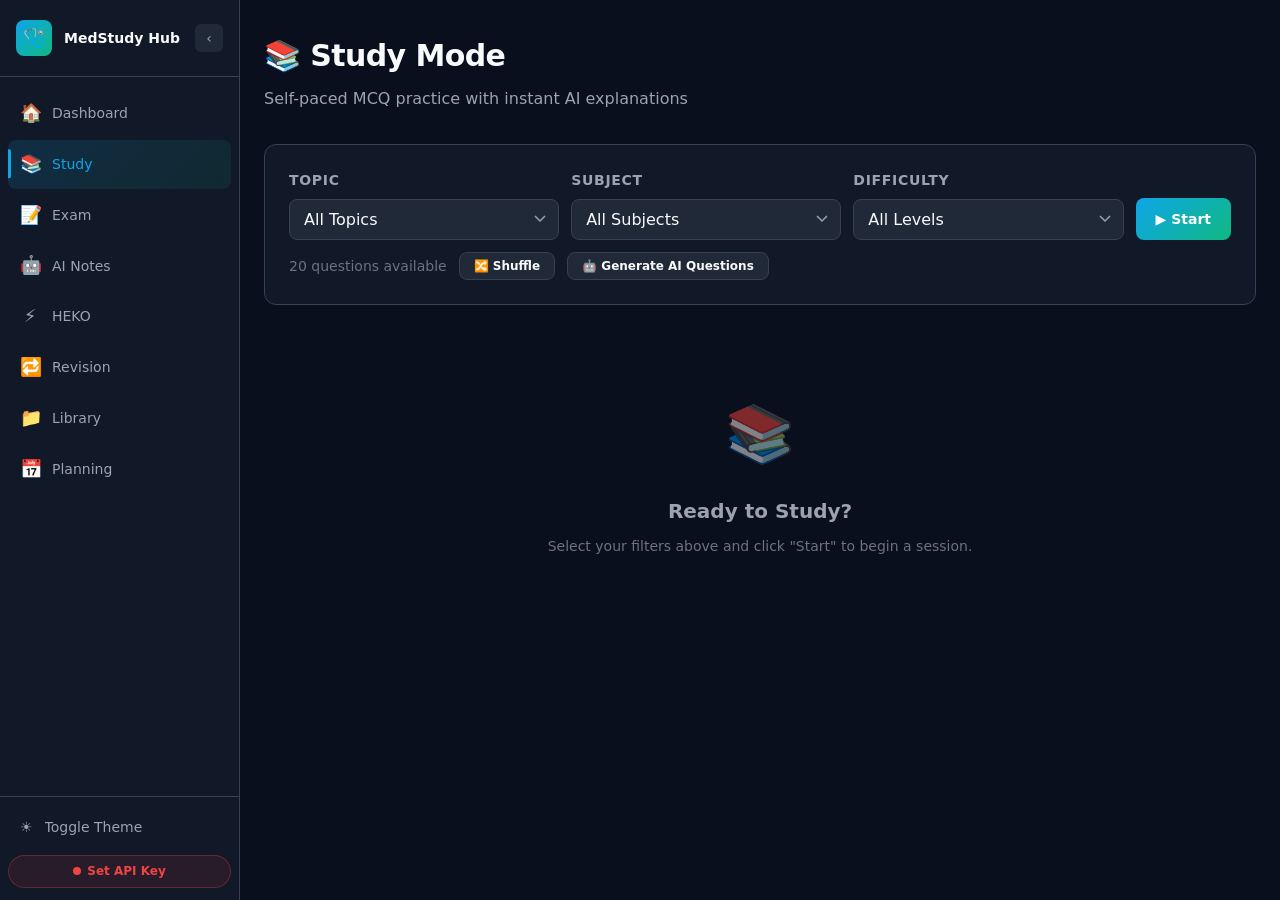
<file: study.html>
<!DOCTYPE html>
<html lang="en">
<head>
  <meta charset="UTF-8">
  <meta name="viewport" content="width=device-width, initial-scale=1.0">
  <title>MedStudy Hub — Study Mode</title>
  <link rel="stylesheet" href="css/style.css">
</head>
<body>
<div class="app-shell">
  <div class="sidebar" id="sidebar"></div>

  <main class="main-content" id="main-content">
    <div class="content-wrapper">

      <div class="page-header">
        <div class="page-title">📚 Study Mode</div>
        <div class="page-subtitle">Self-paced MCQ practice with instant AI explanations</div>
      </div>

      <!-- Filter Bar -->
      <div class="card mb-6" id="filter-bar">
        <div style="display:grid;grid-template-columns:1fr 1fr 1fr auto;gap:12px;align-items:end;flex-wrap:wrap;">
          <div class="form-group" style="margin:0;">
            <label class="form-label">Topic</label>
            <select class="form-select" id="filter-topic">
              <option value="All Topics">All Topics</option>
            </select>
          </div>
          <div class="form-group" style="margin:0;">
            <label class="form-label">Subject</label>
            <select class="form-select" id="filter-subject">
              <option value="All Subjects">All Subjects</option>
            </select>
          </div>
          <div class="form-group" style="margin:0;">
            <label class="form-label">Difficulty</label>
            <select class="form-select" id="filter-difficulty">
              <option value="all">All Levels</option>
              <option value="easy">Easy</option>
              <option value="medium">Medium</option>
              <option value="hard">Hard</option>
            </select>
          </div>
          <button class="btn btn-primary" id="start-session-btn" style="height:42px;">
            ▶ Start
          </button>
        </div>
        <div style="display:flex;gap:12px;margin-top:12px;flex-wrap:wrap;align-items:center;">
          <span style="font-size:var(--text-sm);color:var(--text-muted);" id="q-count-label">Loading questions...</span>
          <button class="btn btn-secondary btn-sm" id="shuffle-btn">🔀 Shuffle</button>
          <button class="btn btn-secondary btn-sm" id="generate-btn">🤖 Generate AI Questions</button>
        </div>
      </div>

      <!-- Session Stats Bar -->
      <div id="session-stats" style="display:none;margin-bottom:20px;">
        <div style="display:grid;grid-template-columns:repeat(4,1fr);gap:12px;">
          <div class="stat-card" style="padding:14px;">
            <div class="stat-value" id="ss-attempted" style="font-size:var(--text-2xl);">0</div>
            <div class="stat-label">Attempted</div>
          </div>
          <div class="stat-card" style="padding:14px;">
            <div class="stat-value" id="ss-correct" style="font-size:var(--text-2xl);">0</div>
            <div class="stat-label">Correct</div>
          </div>
          <div class="stat-card" style="padding:14px;">
            <div class="stat-value" id="ss-accuracy" style="font-size:var(--text-2xl);">0%</div>
            <div class="stat-label">Accuracy</div>
          </div>
          <div class="stat-card" style="padding:14px;">
            <div class="stat-value" id="ss-time" style="font-size:var(--text-2xl);">00:00</div>
            <div class="stat-label">Time</div>
          </div>
        </div>
      </div>

      <!-- Question Area -->
      <div id="question-area" style="display:none;">
        <!-- Progress -->
        <div style="display:flex;align-items:center;justify-content:space-between;margin-bottom:16px;">
          <span class="question-number" id="progress-label">Question 1 of 20</span>
          <div style="display:flex;gap:8px;">
            <button class="btn btn-ghost btn-sm" id="flag-btn" title="Flag for revision">🚩 Flag</button>
            <button class="btn btn-ghost btn-sm" id="end-session-btn">⏹ End Session</button>
          </div>
        </div>
        <div class="progress-bar-wrapper" style="margin-bottom:20px;">
          <div class="progress-bar-fill" id="progress-fill" style="width:0%;"></div>
        </div>

        <!-- Question Card -->
        <div class="question-card" id="question-card">
          <div class="question-number" id="q-number">Question 1</div>
          <div class="question-text" id="q-text">Loading...</div>

          <div class="options-list" id="options-list"></div>

          <div style="display:flex;gap:10px;flex-wrap:wrap;">
            <button class="btn btn-primary" id="submit-btn" disabled>Submit Answer</button>
            <button class="btn btn-secondary" id="next-btn" style="display:none;">Next Question →</button>
            <button class="btn btn-ghost btn-sm" id="ai-explain-btn" style="display:none;">🤖 AI Explain</button>
          </div>

          <!-- Explanation -->
          <div class="explanation-box" id="explanation-box" style="display:none;">
            <h4>📖 Explanation</h4>
            <p id="explanation-text"></p>
            <div id="ai-explanation-area" style="margin-top:12px;display:none;">
              <div style="font-size:var(--text-xs);font-weight:700;color:var(--accent-secondary);margin-bottom:6px;text-transform:uppercase;letter-spacing:0.05em;">🤖 AI Explanation (from your notes)</div>
              <p id="ai-explanation-text" style="font-style:italic;color:var(--text-secondary);"></p>
            </div>
          </div>
        </div>
      </div>

      <!-- Empty / Done State -->
      <div id="empty-state" class="empty-state">
        <div class="empty-state-icon">📚</div>
        <div class="empty-state-title">Ready to Study?</div>
        <div class="empty-state-desc">Select your filters above and click "Start" to begin a session.</div>
      </div>

      <!-- Session Complete -->
      <div id="session-complete" style="display:none;">
        <div class="card text-center" style="max-width:500px;margin:0 auto;">
          <div style="font-size:56px;margin-bottom:16px;">🎉</div>
          <div class="card-title" style="font-size:var(--text-2xl);margin-bottom:8px;">Session Complete!</div>
          <div style="margin-bottom:24px;">
            <div class="stat-value" id="final-score" style="font-size:var(--text-4xl);">0/0</div>
            <div class="stat-label">Final Score</div>
          </div>
          <div style="display:grid;grid-template-columns:1fr 1fr;gap:12px;margin-bottom:24px;">
            <div style="background:var(--bg-elevated);padding:16px;border-radius:var(--border-radius-sm);">
              <div style="font-size:var(--text-2xl);font-weight:800;color:var(--success);" id="final-correct">0</div>
              <div class="stat-label">Correct</div>
            </div>
            <div style="background:var(--bg-elevated);padding:16px;border-radius:var(--border-radius-sm);">
              <div style="font-size:var(--text-2xl);font-weight:800;color:var(--accent-primary);" id="final-accuracy">0%</div>
              <div class="stat-label">Accuracy</div>
            </div>
          </div>
          <div style="display:flex;gap:10px;justify-content:center;flex-wrap:wrap;">
            <button class="btn btn-primary" id="restart-btn">🔄 Study Again</button>
            <a href="revision.html" class="btn btn-secondary">🔁 Review Flagged</a>
          </div>
        </div>
      </div>

      <!-- AI Generate Modal -->
      <div class="modal-overlay hidden" id="generate-modal">
        <div class="modal-box">
          <button class="modal-close" id="close-generate-modal">✕</button>
          <div class="modal-title">🤖 Generate AI Questions</div>
          <div class="modal-subtitle">Enter a topic and the AI will create 10 new MCQs from your uploaded notes.</div>
          <div class="form-group">
            <label class="form-label">Topic</label>
            <input type="text" class="form-input" id="gen-topic-input" placeholder="e.g., Cardiac Action Potential">
          </div>
          <div class="form-group">
            <label class="form-label">Number of Questions</label>
            <select class="form-select" id="gen-count-select">
              <option value="5">5 Questions</option>
              <option value="10" selected>10 Questions</option>
              <option value="15">15 Questions</option>
            </select>
          </div>
          <button class="btn btn-primary btn-full" id="generate-confirm-btn">
            🚀 Generate Questions
          </button>
          <div id="gen-loading" style="display:none;text-align:center;margin-top:16px;">
            <div class="spinner" style="margin:0 auto 8px;"></div>
            <p style="color:var(--text-muted);font-size:var(--text-sm);">AI is generating questions from your notes...</p>
          </div>
        </div>
      </div>

    </div>
  </main>
</div>

<nav class="bottom-nav" id="bottom-nav"></nav>

<script src="js/core.js"></script>
<script src="js/quiz-engine.js"></script>
<script src="js/revision-engine.js"></script>
<script>
let timerInterval = null;
let currentQuestion = null;
let shuffleEnabled = false;

document.addEventListener('DOMContentLoaded', async () => {
  Storage.set('medhub_last_study', new Date().toISOString());

  await QuizEngine.loadQuestions();

  // Populate filters
  const topics = QuizEngine.getTopics();
  const topicSelect = document.getElementById('filter-topic');
  topics.forEach(t => {
    const opt = document.createElement('option');
    opt.value = t;
    opt.textContent = t;
    topicSelect.appendChild(opt);
  });

  const subjects = QuizEngine.getSubjects();
  const subjectSelect = document.getElementById('filter-subject');
  subjects.forEach(s => {
    const opt = document.createElement('option');
    opt.value = s;
    opt.textContent = s;
    subjectSelect.appendChild(opt);
  });

  updateQCount();

  // Event listeners
  document.getElementById('filter-topic').addEventListener('change', updateQCount);
  document.getElementById('filter-subject').addEventListener('change', updateQCount);
  document.getElementById('filter-difficulty').addEventListener('change', updateQCount);
  document.getElementById('start-session-btn').addEventListener('click', startSession);
  document.getElementById('shuffle-btn').addEventListener('click', () => {
    shuffleEnabled = !shuffleEnabled;
    const btn = document.getElementById('shuffle-btn');
    btn.textContent = shuffleEnabled ? '🔀 Shuffled ✓' : '🔀 Shuffle';
    btn.style.borderColor = shuffleEnabled ? 'var(--accent-primary)' : '';
    updateQCount();
  });

  document.getElementById('generate-btn').addEventListener('click', () => {
    document.getElementById('generate-modal').classList.remove('hidden');
  });

  document.getElementById('close-generate-modal').addEventListener('click', () => {
    document.getElementById('generate-modal').classList.add('hidden');
  });

  document.getElementById('generate-confirm-btn').addEventListener('click', generateAIQuestions);
  document.getElementById('submit-btn').addEventListener('click', submitAnswer);
  document.getElementById('next-btn').addEventListener('click', nextQuestion);
  document.getElementById('flag-btn').addEventListener('click', flagForRevision);
  document.getElementById('end-session-btn').addEventListener('click', endSession);
  document.getElementById('ai-explain-btn').addEventListener('click', fetchAIExplanation);
  document.getElementById('restart-btn').addEventListener('click', () => {
    document.getElementById('session-complete').style.display = 'none';
    document.getElementById('empty-state').style.display = 'block';
    document.getElementById('filter-bar').style.display = 'block';
    stopTimer();
  });
});

function updateQCount() {
  const t = document.getElementById('filter-topic').value;
  const s = document.getElementById('filter-subject').value;
  const d = document.getElementById('filter-difficulty').value;
  const filtered = QuizEngine.filterQuestions(t, s, d);
  const label = document.getElementById('q-count-label');
  if (label) label.textContent = `${filtered.length} question${filtered.length !== 1 ? 's' : ''} available`;
}

function startSession() {
  const t = document.getElementById('filter-topic').value;
  const s = document.getElementById('filter-subject').value;
  const d = document.getElementById('filter-difficulty').value;
  let questions = QuizEngine.filterQuestions(t, s, d);

  if (questions.length === 0) {
    Toast.show('No questions match your filters. Try loading more questions.', 'warning');
    return;
  }

  if (shuffleEnabled) questions = QuizEngine.shuffle(questions);

  QuizEngine.startSession(questions);
  StudyStats.recordSession();

  document.getElementById('filter-bar').style.display = 'none';
  document.getElementById('empty-state').style.display = 'none';
  document.getElementById('session-complete').style.display = 'none';
  document.getElementById('question-area').style.display = 'block';
  document.getElementById('session-stats').style.display = 'block';

  startTimer();
  renderQuestion();
}

function renderQuestion() {
  currentQuestion = QuizEngine.currentQuestion();
  if (!currentQuestion) { endSession(); return; }

  const total = QuizEngine.currentSession.length;
  const idx = QuizEngine.currentIndex;

  document.getElementById('q-number').textContent = `Question ${idx + 1}`;
  document.getElementById('progress-label').textContent = `Question ${idx + 1} of ${total}`;
  document.getElementById('q-text').textContent = currentQuestion.question;

  // Progress bar
  const pct = ((idx) / total) * 100;
  document.getElementById('progress-fill').style.width = `${pct}%`;

  // Options
  const optList = document.getElementById('options-list');
  optList.innerHTML = '';
  ['A', 'B', 'C', 'D'].forEach(letter => {
    const btn = document.createElement('button');
    btn.className = 'option-btn';
    btn.dataset.letter = letter;
    btn.innerHTML = `<span class="option-letter">${letter}</span><span>${currentQuestion.options[letter]}</span>`;
    btn.addEventListener('click', () => selectOption(letter));
    optList.appendChild(btn);
  });

  // Reset UI
  document.getElementById('submit-btn').disabled = true;
  document.getElementById('submit-btn').style.display = 'inline-flex';
  document.getElementById('next-btn').style.display = 'none';
  document.getElementById('ai-explain-btn').style.display = 'none';
  document.getElementById('explanation-box').style.display = 'none';
  document.getElementById('ai-explanation-area').style.display = 'none';
  document.getElementById('explanation-text').textContent = '';

  updateSessionStats();
}

function selectOption(letter) {
  if (QuizEngine.answered) return;
  QuizEngine.selectAnswer(letter);

  document.querySelectorAll('.option-btn').forEach(btn => {
    btn.classList.toggle('selected', btn.dataset.letter === letter);
  });

  document.getElementById('submit-btn').disabled = false;
}

function submitAnswer() {
  const result = QuizEngine.submitAnswer();
  if (!result) return;

  // Color options
  document.querySelectorAll('.option-btn').forEach(btn => {
    const letter = btn.dataset.letter;
    btn.disabled = true;
    if (letter === result.correct) btn.classList.add('correct');
    else if (letter === QuizEngine.selectedAnswer && !result.isCorrect) btn.classList.add('incorrect');
  });

  // Show explanation
  document.getElementById('explanation-text').textContent = result.explanation || 'No explanation available.';
  document.getElementById('explanation-box').style.display = 'block';

  document.getElementById('submit-btn').style.display = 'none';
  document.getElementById('next-btn').style.display = 'inline-flex';
  document.getElementById('ai-explain-btn').style.display = 'inline-flex';

  updateSessionStats();
}

function nextQuestion() {
  const hasNext = QuizEngine.nextQuestion();
  if (hasNext) {
    renderQuestion();
  } else {
    showSessionComplete();
  }
}

function flagForRevision() {
  if (!currentQuestion) return;
  QuizEngine.flagForRevision(currentQuestion.id);
}

async function fetchAIExplanation() {
  if (!currentQuestion) return;
  const btn = document.getElementById('ai-explain-btn');
  btn.disabled = true;
  btn.textContent = '⏳ Loading...';

  const aiArea = document.getElementById('ai-explanation-area');
  const aiText = document.getElementById('ai-explanation-text');
  aiArea.style.display = 'block';
  aiText.textContent = 'Fetching AI explanation from your notes...';

  const explanation = await QuizEngine.getAIExplanation(currentQuestion);
  if (explanation) {
    aiText.textContent = explanation;
  } else {
    aiText.textContent = 'Could not fetch AI explanation. Check your API key and uploaded notes.';
  }

  btn.disabled = false;
  btn.textContent = '🤖 AI Explain';
}

function endSession() {
  showSessionComplete();
}

function showSessionComplete() {
  stopTimer();
  document.getElementById('question-area').style.display = 'none';
  document.getElementById('session-stats').style.display = 'none';
  document.getElementById('session-complete').style.display = 'block';

  const stats = QuizEngine.sessionStats;
  const correct = stats.correct;
  const attempted = stats.attempted;
  const accuracy = attempted > 0 ? Math.round((correct / attempted) * 100) : 0;

  document.getElementById('final-score').textContent = `${correct}/${attempted}`;
  document.getElementById('final-correct').textContent = correct;
  document.getElementById('final-accuracy').textContent = `${accuracy}%`;
}

function updateSessionStats() {
  document.getElementById('ss-attempted').textContent = QuizEngine.sessionStats.attempted;
  document.getElementById('ss-correct').textContent = QuizEngine.sessionStats.correct;
  document.getElementById('ss-accuracy').textContent = `${QuizEngine.getAccuracy()}%`;
}

function startTimer() {
  stopTimer();
  timerInterval = setInterval(() => {
    document.getElementById('ss-time').textContent = QuizEngine.getElapsed();
  }, 1000);
}

function stopTimer() {
  if (timerInterval) { clearInterval(timerInterval); timerInterval = null; }
}

async function generateAIQuestions() {
  const topic = document.getElementById('gen-topic-input').value.trim();
  const count = parseInt(document.getElementById('gen-count-select').value, 10);

  if (!topic) {
    Toast.show('Please enter a topic', 'error');
    return;
  }

  const btn = document.getElementById('generate-confirm-btn');
  const loadingEl = document.getElementById('gen-loading');
  btn.style.display = 'none';
  loadingEl.style.display = 'block';

  const newQs = await QuizEngine.generateAIQuestions(topic, count);

  btn.style.display = 'block';
  loadingEl.style.display = 'none';

  if (newQs.length > 0) {
    document.getElementById('generate-modal').classList.add('hidden');
    document.getElementById('gen-topic-input').value = '';

    // Refresh topic filter
    const topicSelect = document.getElementById('filter-topic');
    const existingTopics = Array.from(topicSelect.options).map(o => o.value);
    if (!existingTopics.includes(topic)) {
      const opt = document.createElement('option');
      opt.value = topic;
      opt.textContent = topic;
      topicSelect.appendChild(opt);
    }
    updateQCount();
  }
}
</script>
</body>
</html>
</file>
<file: css/style.css>
/* ============================================================
   MEDICAL STUDY HUB — UNIFIED STYLESHEET
   Design System v1.0
   ============================================================ */

/* ── CSS Custom Properties ── */
:root {
  /* Accent colors — swappable per subject build */
  --accent-primary   : #0EA5E9;
  --accent-secondary : #10B981;

  /* Base surfaces */
  --bg-dark          : #0A0F1E;
  --bg-card          : #111827;
  --bg-elevated      : #1F2937;

  /* Text */
  --text-primary     : #F9FAFB;
  --text-secondary   : #9CA3AF;
  --text-muted       : #6B7280;

  /* Borders */
  --border-subtle    : #374151;

  /* Semantic */
  --success          : #22C55E;
  --error            : #EF4444;
  --warning          : #F59E0B;

  /* Shape & Motion */
  --border-radius    : 12px;
  --border-radius-sm : 8px;
  --border-radius-lg : 16px;
  --transition       : 0.25s ease;

  /* Typography scale */
  --text-xs   : 0.75rem;
  --text-sm   : 0.875rem;
  --text-base : 1rem;
  --text-lg   : 1.125rem;
  --text-xl   : 1.25rem;
  --text-2xl  : 1.5rem;
  --text-3xl  : 1.875rem;
  --text-4xl  : 2.25rem;

  /* Layout */
  --sidebar-width          : 240px;
  --sidebar-collapsed-width: 64px;
  --bottom-nav-height      : 64px;
  --content-max-width      : 1200px;
}

/* ── Light Mode Overrides ── */
[data-theme="light"] {
  --bg-dark      : #F8FAFC;
  --bg-card      : #FFFFFF;
  --bg-elevated  : #F1F5F9;
  --text-primary : #111827;
  --text-secondary: #4B5563;
  --text-muted   : #9CA3AF;
  --border-subtle: #E5E7EB;
}

/* ── Reset & Base ── */
*, *::before, *::after {
  box-sizing: border-box;
  margin: 0;
  padding: 0;
}

html {
  scroll-behavior: smooth;
  -webkit-text-size-adjust: 100%;
}

body {
  font-family: -apple-system, BlinkMacSystemFont, 'Segoe UI',
               system-ui, 'Helvetica Neue', Arial, sans-serif;
  background-color: var(--bg-dark);
  color: var(--text-primary);
  font-size: var(--text-base);
  line-height: 1.6;
  min-height: 100vh;
  overflow-x: hidden;
  transition: background-color var(--transition), color var(--transition);
}

a {
  color: var(--accent-primary);
  text-decoration: none;
  transition: color var(--transition);
}

a:hover { color: var(--accent-secondary); }

button {
  font-family: inherit;
  cursor: pointer;
  border: none;
  outline: none;
  transition: all var(--transition);
}

button:focus-visible {
  outline: 2px solid var(--accent-primary);
  outline-offset: 2px;
}

input, select, textarea {
  font-family: inherit;
  font-size: var(--text-base);
  transition: all var(--transition);
}

input:focus, select:focus, textarea:focus {
  outline: 2px solid var(--accent-primary);
  outline-offset: 0;
}

ul, ol { list-style: none; }

img { max-width: 100%; display: block; }

/* ── Animations ── */
@keyframes fadeSlideUp {
  from { opacity: 0; transform: translateY(16px); }
  to   { opacity: 1; transform: translateY(0); }
}

@keyframes fadeIn {
  from { opacity: 0; }
  to   { opacity: 1; }
}

@keyframes pulseCorrect {
  0%, 100% { box-shadow: 0 0 0 0 rgba(34, 197, 94, 0.4); }
  50%       { box-shadow: 0 0 0 8px rgba(34, 197, 94, 0); }
}

@keyframes pulseError {
  0%, 100% { box-shadow: 0 0 0 0 rgba(239, 68, 68, 0.4); }
  50%       { box-shadow: 0 0 0 8px rgba(239, 68, 68, 0); }
}

@keyframes shimmer {
  0%   { background-position: -200% 0; }
  100% { background-position:  200% 0; }
}

@keyframes fillBar {
  from { width: 0%; }
  to   { width: var(--target-width); }
}

@keyframes spin {
  from { transform: rotate(0deg); }
  to   { transform: rotate(360deg); }
}

@keyframes pulse {
  0%, 100% { opacity: 1; }
  50%       { opacity: 0.5; }
}

@keyframes timerPulse {
  0%, 100% { transform: scale(1); }
  50%       { transform: scale(1.03); }
}

@keyframes slideIn {
  from { transform: translateX(-100%); opacity: 0; }
  to   { transform: translateX(0); opacity: 1; }
}

@keyframes bounceIn {
  0%   { transform: scale(0.8); opacity: 0; }
  70%  { transform: scale(1.05); }
  100% { transform: scale(1); opacity: 1; }
}

@keyframes progressRing {
  from { stroke-dashoffset: 314; }
  to   { stroke-dashoffset: var(--dash-offset); }
}

/* Respect reduced motion */
@media (prefers-reduced-motion: reduce) {
  *, *::before, *::after {
    animation-duration: 0.01ms !important;
    transition-duration: 0.01ms !important;
  }
}

/* ── Layout Shell ── */
.app-shell {
  display: flex;
  min-height: 100vh;
}

/* ── Sidebar Navigation (Desktop) ── */
.sidebar {
  position: fixed;
  left: 0;
  top: 0;
  height: 100vh;
  width: var(--sidebar-width);
  background: var(--bg-card);
  border-right: 1px solid var(--border-subtle);
  display: flex;
  flex-direction: column;
  z-index: 100;
  transition: width var(--transition);
  overflow: hidden;
}

.sidebar.collapsed {
  width: var(--sidebar-collapsed-width);
}

.sidebar-header {
  padding: 20px 16px;
  display: flex;
  align-items: center;
  gap: 12px;
  border-bottom: 1px solid var(--border-subtle);
  min-height: 72px;
}

.sidebar-logo {
  width: 36px;
  height: 36px;
  background: linear-gradient(135deg, var(--accent-primary), var(--accent-secondary));
  border-radius: var(--border-radius-sm);
  display: flex;
  align-items: center;
  justify-content: center;
  font-size: 18px;
  flex-shrink: 0;
}

.sidebar-title {
  font-size: var(--text-sm);
  font-weight: 700;
  color: var(--text-primary);
  white-space: nowrap;
  overflow: hidden;
  transition: opacity var(--transition);
}

.sidebar.collapsed .sidebar-title {
  opacity: 0;
  pointer-events: none;
}

.sidebar-toggle {
  margin-left: auto;
  width: 28px;
  height: 28px;
  background: var(--bg-elevated);
  border-radius: 6px;
  display: flex;
  align-items: center;
  justify-content: center;
  color: var(--text-secondary);
  font-size: 14px;
  flex-shrink: 0;
  transition: all var(--transition);
}

.sidebar-toggle:hover {
  background: var(--accent-primary);
  color: white;
}

.sidebar.collapsed .sidebar-toggle {
  margin-left: 0;
}

.sidebar-nav {
  flex: 1;
  padding: 12px 8px;
  overflow-y: auto;
  overflow-x: hidden;
}

.sidebar-nav::-webkit-scrollbar { width: 4px; }
.sidebar-nav::-webkit-scrollbar-track { background: transparent; }
.sidebar-nav::-webkit-scrollbar-thumb { background: var(--border-subtle); border-radius: 2px; }

.nav-item {
  display: flex;
  align-items: center;
  gap: 12px;
  padding: 10px 12px;
  border-radius: var(--border-radius-sm);
  color: var(--text-secondary);
  font-size: var(--text-sm);
  font-weight: 500;
  white-space: nowrap;
  cursor: pointer;
  transition: all var(--transition);
  text-decoration: none;
  position: relative;
  margin-bottom: 2px;
}

.nav-item:hover {
  background: var(--bg-elevated);
  color: var(--text-primary);
}

.nav-item.active {
  background: linear-gradient(135deg,
    rgba(14, 165, 233, 0.15),
    rgba(16, 185, 129, 0.1));
  color: var(--accent-primary);
}

.nav-item.active::before {
  content: '';
  position: absolute;
  left: 0;
  top: 50%;
  transform: translateY(-50%);
  width: 3px;
  height: 60%;
  background: var(--accent-primary);
  border-radius: 0 2px 2px 0;
}

.nav-icon {
  font-size: 18px;
  flex-shrink: 0;
  width: 20px;
  text-align: center;
}

.nav-label {
  transition: opacity var(--transition);
  overflow: hidden;
}

.sidebar.collapsed .nav-label {
  opacity: 0;
  pointer-events: none;
}

.sidebar-footer {
  padding: 12px 8px;
  border-top: 1px solid var(--border-subtle);
}

/* ── Main Content Area ── */
.main-content {
  flex: 1;
  margin-left: var(--sidebar-width);
  min-height: 100vh;
  transition: margin-left var(--transition);
}

.main-content.sidebar-collapsed {
  margin-left: var(--sidebar-collapsed-width);
}

.content-wrapper {
  max-width: var(--content-max-width);
  margin: 0 auto;
  padding: 32px 24px;
}

/* ── Bottom Navigation (Mobile) ── */
.bottom-nav {
  display: none;
  position: fixed;
  bottom: 0;
  left: 0;
  right: 0;
  height: var(--bottom-nav-height);
  background: var(--bg-card);
  border-top: 1px solid var(--border-subtle);
  z-index: 100;
  padding: 0 8px;
}

.bottom-nav-items {
  display: flex;
  align-items: center;
  justify-content: space-around;
  height: 100%;
}

.bottom-nav-item {
  display: flex;
  flex-direction: column;
  align-items: center;
  gap: 2px;
  padding: 8px 12px;
  border-radius: var(--border-radius-sm);
  color: var(--text-muted);
  font-size: var(--text-xs);
  text-decoration: none;
  transition: all var(--transition);
  flex: 1;
  max-width: 80px;
}

.bottom-nav-item .nav-icon { font-size: 20px; }

.bottom-nav-item.active {
  color: var(--accent-primary);
}

.bottom-nav-item:hover {
  color: var(--text-primary);
}

/* ── Page Header ── */
.page-header {
  margin-bottom: 32px;
  animation: fadeSlideUp 0.4s ease;
}

.page-title {
  font-size: var(--text-3xl);
  font-weight: 800;
  color: var(--text-primary);
  letter-spacing: -0.02em;
}

.page-subtitle {
  font-size: var(--text-base);
  color: var(--text-secondary);
  margin-top: 6px;
}

/* ── Cards ── */
.card {
  background: var(--bg-card);
  border: 1px solid var(--border-subtle);
  border-radius: var(--border-radius);
  padding: 24px;
  transition: all var(--transition);
  animation: fadeSlideUp 0.4s ease;
}

.card:hover {
  border-color: rgba(14, 165, 233, 0.3);
  transform: translateY(-1px);
  box-shadow: 0 8px 32px rgba(0, 0, 0, 0.3);
}

.card-sm { padding: 16px; }
.card-lg { padding: 32px; }

.card-header {
  display: flex;
  align-items: center;
  justify-content: space-between;
  margin-bottom: 16px;
}

.card-title {
  font-size: var(--text-lg);
  font-weight: 700;
  color: var(--text-primary);
}

.card-subtitle {
  font-size: var(--text-sm);
  color: var(--text-secondary);
  margin-top: 4px;
}

/* ── Module Cards (Dashboard) ── */
.module-grid {
  display: grid;
  grid-template-columns: repeat(auto-fill, minmax(280px, 1fr));
  gap: 20px;
}

.module-card {
  background: var(--bg-card);
  border: 1px solid var(--border-subtle);
  border-radius: var(--border-radius);
  padding: 24px;
  cursor: pointer;
  transition: all var(--transition);
  text-decoration: none;
  color: inherit;
  display: block;
  animation: fadeSlideUp 0.4s ease both;
}

.module-card:hover {
  border-color: var(--accent-primary);
  transform: translateY(-3px);
  box-shadow: 0 12px 40px rgba(14, 165, 233, 0.15);
}

.module-card-icon {
  width: 48px;
  height: 48px;
  border-radius: var(--border-radius-sm);
  display: flex;
  align-items: center;
  justify-content: center;
  font-size: 24px;
  margin-bottom: 16px;
}

.module-card-title {
  font-size: var(--text-lg);
  font-weight: 700;
  color: var(--text-primary);
  margin-bottom: 6px;
}

.module-card-desc {
  font-size: var(--text-sm);
  color: var(--text-secondary);
  margin-bottom: 16px;
}

.module-card-meta {
  font-size: var(--text-xs);
  color: var(--text-muted);
}

/* ── Buttons ── */
.btn {
  display: inline-flex;
  align-items: center;
  justify-content: center;
  gap: 8px;
  padding: 10px 20px;
  border-radius: var(--border-radius-sm);
  font-size: var(--text-sm);
  font-weight: 600;
  cursor: pointer;
  transition: all var(--transition);
  border: none;
  text-decoration: none;
}

.btn-primary {
  background: linear-gradient(135deg, var(--accent-primary), var(--accent-secondary));
  color: white;
}

.btn-primary:hover {
  opacity: 0.9;
  transform: translateY(-1px);
  box-shadow: 0 4px 16px rgba(14, 165, 233, 0.4);
}

.btn-primary:active { transform: translateY(0); }

.btn-secondary {
  background: var(--bg-elevated);
  color: var(--text-primary);
  border: 1px solid var(--border-subtle);
}

.btn-secondary:hover {
  background: var(--border-subtle);
  border-color: var(--accent-primary);
}

.btn-ghost {
  background: transparent;
  color: var(--text-secondary);
  border: 1px solid var(--border-subtle);
}

.btn-ghost:hover {
  background: var(--bg-elevated);
  color: var(--text-primary);
}

.btn-danger {
  background: rgba(239, 68, 68, 0.1);
  color: var(--error);
  border: 1px solid rgba(239, 68, 68, 0.3);
}

.btn-danger:hover {
  background: var(--error);
  color: white;
}

.btn-success {
  background: rgba(34, 197, 94, 0.1);
  color: var(--success);
  border: 1px solid rgba(34, 197, 94, 0.3);
}

.btn-success:hover {
  background: var(--success);
  color: white;
}

.btn-sm {
  padding: 6px 14px;
  font-size: var(--text-xs);
}

.btn-lg {
  padding: 14px 28px;
  font-size: var(--text-base);
}

.btn-full { width: 100%; }

.btn:disabled {
  opacity: 0.5;
  cursor: not-allowed;
  transform: none !important;
}

/* ── Form Elements ── */
.form-group {
  margin-bottom: 20px;
}

.form-label {
  display: block;
  font-size: var(--text-sm);
  font-weight: 600;
  color: var(--text-secondary);
  margin-bottom: 8px;
  text-transform: uppercase;
  letter-spacing: 0.05em;
}

.form-input,
.form-select,
.form-textarea {
  width: 100%;
  padding: 10px 14px;
  background: var(--bg-elevated);
  border: 1px solid var(--border-subtle);
  border-radius: var(--border-radius-sm);
  color: var(--text-primary);
  font-size: var(--text-base);
  transition: all var(--transition);
}

.form-input:focus,
.form-select:focus,
.form-textarea:focus {
  border-color: var(--accent-primary);
  box-shadow: 0 0 0 3px rgba(14, 165, 233, 0.15);
  outline: none;
}

.form-input::placeholder,
.form-textarea::placeholder {
  color: var(--text-muted);
}

.form-textarea {
  min-height: 120px;
  resize: vertical;
}

.form-select {
  appearance: none;
  background-image: url("data:image/svg+xml,%3Csvg xmlns='http://www.w3.org/2000/svg' width='12' height='8' viewBox='0 0 12 8'%3E%3Cpath d='M1 1l5 5 5-5' stroke='%239CA3AF' stroke-width='1.5' fill='none'/%3E%3C/svg%3E");
  background-repeat: no-repeat;
  background-position: right 12px center;
  padding-right: 36px;
}

/* ── Stats Bar ── */
.stats-row {
  display: grid;
  grid-template-columns: repeat(auto-fill, minmax(150px, 1fr));
  gap: 16px;
  margin-bottom: 32px;
}

.stat-card {
  background: var(--bg-card);
  border: 1px solid var(--border-subtle);
  border-radius: var(--border-radius);
  padding: 20px;
  text-align: center;
  animation: fadeSlideUp 0.4s ease both;
}

.stat-value {
  font-size: var(--text-3xl);
  font-weight: 800;
  background: linear-gradient(135deg, var(--accent-primary), var(--accent-secondary));
  -webkit-background-clip: text;
  -webkit-text-fill-color: transparent;
  background-clip: text;
  line-height: 1.2;
}

.stat-label {
  font-size: var(--text-xs);
  color: var(--text-muted);
  margin-top: 4px;
  text-transform: uppercase;
  letter-spacing: 0.05em;
}

/* ── Progress Bar ── */
.progress-bar-wrapper {
  background: var(--bg-elevated);
  border-radius: 999px;
  height: 8px;
  overflow: hidden;
}

.progress-bar-fill {
  height: 100%;
  background: linear-gradient(90deg, var(--accent-primary), var(--accent-secondary));
  border-radius: 999px;
  transition: width 0.6s ease;
  animation: fillBar 0.6s ease forwards;
}

/* ── Badge / Tag ── */
.badge {
  display: inline-flex;
  align-items: center;
  padding: 3px 10px;
  border-radius: 999px;
  font-size: var(--text-xs);
  font-weight: 600;
}

.badge-primary {
  background: rgba(14, 165, 233, 0.15);
  color: var(--accent-primary);
}

.badge-success {
  background: rgba(34, 197, 94, 0.15);
  color: var(--success);
}

.badge-warning {
  background: rgba(245, 158, 11, 0.15);
  color: var(--warning);
}

.badge-error {
  background: rgba(239, 68, 68, 0.15);
  color: var(--error);
}

.badge-muted {
  background: var(--bg-elevated);
  color: var(--text-muted);
}

/* ── MCQ / Quiz ── */
.question-card {
  background: var(--bg-card);
  border: 1px solid var(--border-subtle);
  border-radius: var(--border-radius);
  padding: 28px;
  animation: fadeSlideUp 0.3s ease;
}

.question-number {
  font-size: var(--text-sm);
  color: var(--text-muted);
  margin-bottom: 12px;
  text-transform: uppercase;
  letter-spacing: 0.05em;
}

.question-text {
  font-size: var(--text-lg);
  font-weight: 600;
  color: var(--text-primary);
  line-height: 1.6;
  margin-bottom: 24px;
}

.options-list {
  display: flex;
  flex-direction: column;
  gap: 10px;
  margin-bottom: 24px;
}

.option-btn {
  display: flex;
  align-items: flex-start;
  gap: 12px;
  padding: 14px 16px;
  background: var(--bg-elevated);
  border: 2px solid var(--border-subtle);
  border-radius: var(--border-radius-sm);
  cursor: pointer;
  transition: all var(--transition);
  text-align: left;
  width: 100%;
  color: var(--text-primary);
  font-size: var(--text-base);
}

.option-btn:hover:not(:disabled) {
  border-color: var(--accent-primary);
  background: rgba(14, 165, 233, 0.05);
}

.option-btn.selected {
  border-color: var(--accent-primary);
  background: rgba(14, 165, 233, 0.1);
}

.option-btn.correct {
  border-color: var(--success);
  background: rgba(34, 197, 94, 0.1);
  animation: pulseCorrect 0.6s ease;
}

.option-btn.incorrect {
  border-color: var(--error);
  background: rgba(239, 68, 68, 0.1);
  animation: pulseError 0.6s ease;
}

.option-letter {
  width: 28px;
  height: 28px;
  background: var(--border-subtle);
  border-radius: 6px;
  display: flex;
  align-items: center;
  justify-content: center;
  font-weight: 700;
  font-size: var(--text-sm);
  flex-shrink: 0;
}

.option-btn.correct .option-letter {
  background: var(--success);
  color: white;
}

.option-btn.incorrect .option-letter {
  background: var(--error);
  color: white;
}

.option-btn.selected .option-letter {
  background: var(--accent-primary);
  color: white;
}

.explanation-box {
  background: var(--bg-elevated);
  border-left: 3px solid var(--accent-primary);
  border-radius: 0 var(--border-radius-sm) var(--border-radius-sm) 0;
  padding: 16px;
  margin-top: 20px;
  animation: fadeSlideUp 0.3s ease;
}

.explanation-box h4 {
  font-size: var(--text-sm);
  font-weight: 700;
  color: var(--accent-primary);
  margin-bottom: 8px;
  text-transform: uppercase;
  letter-spacing: 0.05em;
}

.explanation-box p {
  font-size: var(--text-sm);
  color: var(--text-secondary);
  line-height: 1.7;
}

/* ── Loading States ── */
.shimmer {
  background: linear-gradient(
    90deg,
    var(--bg-elevated) 25%,
    var(--border-subtle) 50%,
    var(--bg-elevated) 75%
  );
  background-size: 200% 100%;
  animation: shimmer 1.5s infinite;
  border-radius: var(--border-radius-sm);
}

.spinner {
  width: 24px;
  height: 24px;
  border: 3px solid var(--border-subtle);
  border-top-color: var(--accent-primary);
  border-radius: 50%;
  animation: spin 0.8s linear infinite;
}

.spinner-lg {
  width: 48px;
  height: 48px;
  border-width: 4px;
}

.loading-overlay {
  position: absolute;
  inset: 0;
  background: rgba(10, 15, 30, 0.8);
  display: flex;
  flex-direction: column;
  align-items: center;
  justify-content: center;
  gap: 16px;
  border-radius: var(--border-radius);
  z-index: 10;
}

.loading-overlay p {
  color: var(--text-secondary);
  font-size: var(--text-sm);
}

/* ── Modal ── */
.modal-overlay {
  position: fixed;
  inset: 0;
  background: rgba(0, 0, 0, 0.7);
  backdrop-filter: blur(4px);
  display: flex;
  align-items: center;
  justify-content: center;
  z-index: 1000;
  padding: 20px;
  animation: fadeIn 0.2s ease;
}

.modal-overlay.hidden {
  display: none;
}

.modal-box {
  background: var(--bg-card);
  border: 1px solid var(--border-subtle);
  border-radius: var(--border-radius-lg);
  padding: 32px;
  width: 100%;
  max-width: 480px;
  animation: bounceIn 0.3s ease;
  position: relative;
}

.modal-title {
  font-size: var(--text-xl);
  font-weight: 800;
  color: var(--text-primary);
  margin-bottom: 8px;
}

.modal-subtitle {
  font-size: var(--text-sm);
  color: var(--text-secondary);
  margin-bottom: 24px;
  line-height: 1.6;
}

.modal-close {
  position: absolute;
  top: 16px;
  right: 16px;
  width: 32px;
  height: 32px;
  background: var(--bg-elevated);
  border-radius: 6px;
  display: flex;
  align-items: center;
  justify-content: center;
  color: var(--text-muted);
  font-size: 16px;
  transition: all var(--transition);
}

.modal-close:hover {
  background: var(--error);
  color: white;
}

/* ── Toast Notifications ── */
.toast-container {
  position: fixed;
  bottom: 80px;
  right: 24px;
  z-index: 2000;
  display: flex;
  flex-direction: column;
  gap: 8px;
}

@media (min-width: 768px) {
  .toast-container { bottom: 24px; }
}

.toast {
  background: var(--bg-elevated);
  border: 1px solid var(--border-subtle);
  border-radius: var(--border-radius-sm);
  padding: 12px 16px;
  display: flex;
  align-items: center;
  gap: 10px;
  font-size: var(--text-sm);
  color: var(--text-primary);
  min-width: 280px;
  max-width: 400px;
  animation: fadeSlideUp 0.3s ease;
  box-shadow: 0 8px 32px rgba(0, 0, 0, 0.3);
}

.toast.success { border-left: 3px solid var(--success); }
.toast.error   { border-left: 3px solid var(--error); }
.toast.warning { border-left: 3px solid var(--warning); }
.toast.info    { border-left: 3px solid var(--accent-primary); }

.toast-icon { font-size: 16px; }
.toast-msg  { flex: 1; }

/* ── Drag & Drop Zone ── */
.dropzone {
  border: 2px dashed var(--border-subtle);
  border-radius: var(--border-radius);
  padding: 48px 24px;
  text-align: center;
  transition: all var(--transition);
  cursor: pointer;
}

.dropzone:hover,
.dropzone.drag-over {
  border-color: var(--accent-primary);
  background: rgba(14, 165, 233, 0.05);
  transform: scale(1.01);
}

.dropzone-icon {
  font-size: 48px;
  margin-bottom: 16px;
}

.dropzone-title {
  font-size: var(--text-lg);
  font-weight: 700;
  color: var(--text-primary);
  margin-bottom: 8px;
}

.dropzone-subtitle {
  font-size: var(--text-sm);
  color: var(--text-secondary);
}

/* ── File List ── */
.file-item {
  display: flex;
  align-items: center;
  gap: 16px;
  padding: 16px;
  background: var(--bg-elevated);
  border: 1px solid var(--border-subtle);
  border-radius: var(--border-radius-sm);
  transition: all var(--transition);
  animation: fadeSlideUp 0.3s ease;
}

.file-item:hover {
  border-color: rgba(14, 165, 233, 0.3);
}

.file-icon {
  width: 40px;
  height: 40px;
  background: rgba(14, 165, 233, 0.1);
  border-radius: var(--border-radius-sm);
  display: flex;
  align-items: center;
  justify-content: center;
  font-size: 20px;
  flex-shrink: 0;
}

.file-info { flex: 1; overflow: hidden; }

.file-name {
  font-weight: 600;
  color: var(--text-primary);
  font-size: var(--text-sm);
  white-space: nowrap;
  overflow: hidden;
  text-overflow: ellipsis;
}

.file-meta {
  font-size: var(--text-xs);
  color: var(--text-muted);
  margin-top: 2px;
}

.file-tags {
  display: flex;
  flex-wrap: wrap;
  gap: 4px;
  margin-top: 6px;
}

.file-tag {
  background: rgba(14, 165, 233, 0.1);
  color: var(--accent-primary);
  border-radius: 999px;
  padding: 1px 8px;
  font-size: 10px;
  font-weight: 600;
}

/* ── Notes Display ── */
.notes-content {
  font-size: var(--text-base);
  line-height: 1.8;
  color: var(--text-secondary);
}

.notes-content h1,
.notes-content h2 {
  color: var(--text-primary);
  font-weight: 800;
  margin: 24px 0 12px;
}

.notes-content h1 { font-size: var(--text-2xl); }
.notes-content h2 { font-size: var(--text-xl); }
.notes-content h3 {
  font-size: var(--text-lg);
  color: var(--accent-primary);
  font-weight: 700;
  margin: 20px 0 8px;
}

.notes-content p { margin-bottom: 12px; }

.notes-content ul,
.notes-content ol {
  list-style: disc;
  padding-left: 20px;
  margin-bottom: 12px;
}

.notes-content ol { list-style: decimal; }

.notes-content li { margin-bottom: 4px; }

.notes-content strong { color: var(--text-primary); font-weight: 700; }

.notes-content em { color: var(--accent-secondary); font-style: italic; }

.notes-content code {
  background: var(--bg-elevated);
  padding: 1px 6px;
  border-radius: 4px;
  font-family: 'Courier New', monospace;
  font-size: 0.9em;
  color: var(--accent-primary);
}

.notes-content blockquote {
  border-left: 3px solid var(--accent-primary);
  padding-left: 16px;
  margin: 16px 0;
  color: var(--text-secondary);
  font-style: italic;
}

/* ── Timer / Progress Ring ── */
.timer-ring-container {
  position: relative;
  display: inline-flex;
  align-items: center;
  justify-content: center;
}

.timer-ring-svg {
  transform: rotate(-90deg);
}

.timer-ring-bg {
  fill: none;
  stroke: var(--bg-elevated);
  stroke-width: 6;
}

.timer-ring-fill {
  fill: none;
  stroke: url(#timerGradient);
  stroke-width: 6;
  stroke-linecap: round;
  stroke-dasharray: 314;
  stroke-dashoffset: 0;
  transition: stroke-dashoffset 1s linear;
}

.timer-text {
  position: absolute;
  text-align: center;
}

.timer-display {
  font-size: var(--text-3xl);
  font-weight: 800;
  color: var(--text-primary);
  font-variant-numeric: tabular-nums;
}

.timer-label {
  font-size: var(--text-xs);
  color: var(--text-muted);
  text-transform: uppercase;
  letter-spacing: 0.05em;
}

/* ── HEKO Phase Indicators ── */
.phase-dots {
  display: flex;
  gap: 8px;
  justify-content: center;
  margin-bottom: 20px;
}

.phase-dot {
  width: 10px;
  height: 10px;
  border-radius: 50%;
  background: var(--bg-elevated);
  border: 2px solid var(--border-subtle);
  transition: all var(--transition);
}

.phase-dot.active {
  background: var(--accent-primary);
  border-color: var(--accent-primary);
  box-shadow: 0 0 0 4px rgba(14, 165, 233, 0.2);
}

.phase-dot.complete {
  background: var(--success);
  border-color: var(--success);
}

/* ── Exam Mode Specific ── */
.exam-layout {
  display: grid;
  grid-template-columns: 1fr 240px;
  gap: 24px;
  align-items: start;
}

.question-palette {
  display: grid;
  grid-template-columns: repeat(5, 1fr);
  gap: 6px;
}

.palette-btn {
  width: 36px;
  height: 36px;
  border-radius: 6px;
  background: var(--bg-elevated);
  border: 1px solid var(--border-subtle);
  color: var(--text-secondary);
  font-size: var(--text-xs);
  font-weight: 600;
  cursor: pointer;
  transition: all var(--transition);
}

.palette-btn.answered {
  background: rgba(34, 197, 94, 0.2);
  border-color: var(--success);
  color: var(--success);
}

.palette-btn.marked {
  background: rgba(245, 158, 11, 0.2);
  border-color: var(--warning);
  color: var(--warning);
}

.palette-btn.current {
  background: var(--accent-primary);
  border-color: var(--accent-primary);
  color: white;
}

/* ── Spaced Repetition ── */
.srs-card {
  background: var(--bg-card);
  border: 1px solid var(--border-subtle);
  border-radius: var(--border-radius-lg);
  padding: 40px;
  text-align: center;
  max-width: 600px;
  margin: 0 auto;
  animation: bounceIn 0.3s ease;
}

.rating-buttons {
  display: grid;
  grid-template-columns: repeat(4, 1fr);
  gap: 10px;
  margin-top: 24px;
}

.rating-btn {
  padding: 12px;
  border-radius: var(--border-radius-sm);
  font-size: var(--text-sm);
  font-weight: 700;
  cursor: pointer;
  transition: all var(--transition);
  border: 2px solid transparent;
}

.rating-btn.again {
  background: rgba(239, 68, 68, 0.1);
  color: var(--error);
  border-color: rgba(239, 68, 68, 0.3);
}
.rating-btn.hard {
  background: rgba(245, 158, 11, 0.1);
  color: var(--warning);
  border-color: rgba(245, 158, 11, 0.3);
}
.rating-btn.good {
  background: rgba(14, 165, 233, 0.1);
  color: var(--accent-primary);
  border-color: rgba(14, 165, 233, 0.3);
}
.rating-btn.easy {
  background: rgba(34, 197, 94, 0.1);
  color: var(--success);
  border-color: rgba(34, 197, 94, 0.3);
}

.rating-btn:hover { opacity: 0.8; transform: translateY(-2px); }

/* ── Bar Chart (CSS only) ── */
.bar-chart {
  display: flex;
  align-items: flex-end;
  gap: 8px;
  height: 80px;
}

.bar-col {
  flex: 1;
  display: flex;
  flex-direction: column;
  align-items: center;
  gap: 4px;
  height: 100%;
  justify-content: flex-end;
}

.bar-fill {
  width: 100%;
  background: linear-gradient(180deg, var(--accent-primary), var(--accent-secondary));
  border-radius: 4px 4px 0 0;
  min-height: 2px;
  transition: height 0.6s ease;
}

.bar-label {
  font-size: 10px;
  color: var(--text-muted);
}

/* ── Streak Display ── */
.streak-display {
  display: inline-flex;
  align-items: center;
  gap: 8px;
  padding: 8px 16px;
  background: linear-gradient(135deg,
    rgba(245, 158, 11, 0.15),
    rgba(239, 68, 68, 0.1));
  border: 1px solid rgba(245, 158, 11, 0.3);
  border-radius: 999px;
  font-weight: 700;
  color: var(--warning);
}

/* ── Calendar / Planner ── */
.calendar-grid {
  display: grid;
  grid-template-columns: repeat(7, 1fr);
  gap: 8px;
}

.calendar-day-header {
  text-align: center;
  font-size: var(--text-xs);
  font-weight: 700;
  color: var(--text-muted);
  text-transform: uppercase;
  padding: 8px 0;
}

.calendar-day {
  min-height: 80px;
  background: var(--bg-elevated);
  border: 1px solid var(--border-subtle);
  border-radius: var(--border-radius-sm);
  padding: 8px;
  transition: all var(--transition);
}

.calendar-day.today {
  border-color: var(--accent-primary);
  background: rgba(14, 165, 233, 0.05);
}

.calendar-day-num {
  font-size: var(--text-xs);
  font-weight: 700;
  color: var(--text-muted);
  margin-bottom: 4px;
}

.calendar-task {
  background: rgba(14, 165, 233, 0.2);
  border-radius: 3px;
  padding: 2px 4px;
  font-size: 10px;
  color: var(--accent-primary);
  white-space: nowrap;
  overflow: hidden;
  text-overflow: ellipsis;
  margin-bottom: 2px;
}

/* ── API Key Status Indicator ── */
.api-status {
  display: inline-flex;
  align-items: center;
  gap: 6px;
  padding: 6px 12px;
  border-radius: 999px;
  font-size: var(--text-xs);
  font-weight: 600;
  cursor: pointer;
  transition: all var(--transition);
  border: 1px solid transparent;
}

.api-status.connected {
  background: rgba(34, 197, 94, 0.1);
  color: var(--success);
  border-color: rgba(34, 197, 94, 0.3);
}

.api-status.disconnected {
  background: rgba(239, 68, 68, 0.1);
  color: var(--error);
  border-color: rgba(239, 68, 68, 0.3);
  animation: pulse 2s ease infinite;
}

.status-dot {
  width: 8px;
  height: 8px;
  border-radius: 50%;
  background: currentColor;
}

/* ── Empty State ── */
.empty-state {
  text-align: center;
  padding: 60px 20px;
  color: var(--text-muted);
}

.empty-state-icon {
  font-size: 56px;
  margin-bottom: 16px;
  opacity: 0.5;
}

.empty-state-title {
  font-size: var(--text-xl);
  font-weight: 700;
  color: var(--text-secondary);
  margin-bottom: 8px;
}

.empty-state-desc {
  font-size: var(--text-sm);
  margin-bottom: 24px;
}

/* ── Greeting / Hero ── */
.greeting-hero {
  background: linear-gradient(135deg,
    rgba(14, 165, 233, 0.1),
    rgba(16, 185, 129, 0.05));
  border: 1px solid rgba(14, 165, 233, 0.2);
  border-radius: var(--border-radius-lg);
  padding: 32px;
  margin-bottom: 32px;
  animation: fadeSlideUp 0.5s ease;
}

.greeting-date {
  font-size: var(--text-sm);
  color: var(--text-muted);
  text-transform: uppercase;
  letter-spacing: 0.08em;
  margin-bottom: 8px;
}

.greeting-text {
  font-size: var(--text-4xl);
  font-weight: 900;
  color: var(--text-primary);
  letter-spacing: -0.03em;
  line-height: 1.1;
}

.greeting-text span {
  background: linear-gradient(135deg, var(--accent-primary), var(--accent-secondary));
  -webkit-background-clip: text;
  -webkit-text-fill-color: transparent;
  background-clip: text;
}

/* ── Divider ── */
.divider {
  border: none;
  border-top: 1px solid var(--border-subtle);
  margin: 24px 0;
}

/* ── Section Title ── */
.section-title {
  font-size: var(--text-xl);
  font-weight: 800;
  color: var(--text-primary);
  margin-bottom: 16px;
  display: flex;
  align-items: center;
  gap: 8px;
}

/* ── Responsive ── */
@media (max-width: 767px) {
  .sidebar { display: none; }
  .bottom-nav { display: flex; }
  .main-content {
    margin-left: 0;
    padding-bottom: calc(var(--bottom-nav-height) + 16px);
  }
  .content-wrapper { padding: 20px 16px; }
  .greeting-text { font-size: var(--text-3xl); }
  .exam-layout {
    grid-template-columns: 1fr;
  }
  .rating-buttons { grid-template-columns: repeat(2, 1fr); }
  .srs-card { padding: 24px; }
  .calendar-grid { grid-template-columns: repeat(7, 1fr); gap: 4px; }
  .calendar-day { min-height: 60px; padding: 4px; }
  .module-grid { grid-template-columns: 1fr; }
  .stats-row { grid-template-columns: repeat(2, 1fr); }
}

@media (min-width: 768px) and (max-width: 1023px) {
  .content-wrapper { padding: 24px 20px; }
  .module-grid { grid-template-columns: repeat(2, 1fr); }
}

@media (min-width: 1024px) {
  .module-grid { grid-template-columns: repeat(3, 1fr); }
}

/* ── Utility Classes ── */
.hidden { display: none !important; }
.flex { display: flex; }
.flex-col { flex-direction: column; }
.items-center { align-items: center; }
.justify-between { justify-content: space-between; }
.gap-2 { gap: 8px; }
.gap-4 { gap: 16px; }
.gap-6 { gap: 24px; }
.mb-2 { margin-bottom: 8px; }
.mb-4 { margin-bottom: 16px; }
.mb-6 { margin-bottom: 24px; }
.mt-2 { margin-top: 8px; }
.mt-4 { margin-top: 16px; }
.text-center { text-align: center; }
.text-sm { font-size: var(--text-sm); }
.text-xs { font-size: var(--text-xs); }
.text-muted { color: var(--text-muted); }
.text-secondary { color: var(--text-secondary); }
.text-success { color: var(--success); }
.text-error { color: var(--error); }
.text-warning { color: var(--warning); }
.text-accent { color: var(--accent-primary); }
.font-bold { font-weight: 700; }
.w-full { width: 100%; }
.relative { position: relative; }
.overflow-hidden { overflow: hidden; }
.rounded { border-radius: var(--border-radius-sm); }
.grid-2 { display: grid; grid-template-columns: 1fr 1fr; gap: 16px; }
.grid-3 { display: grid; grid-template-columns: repeat(3, 1fr); gap: 16px; }

/* ── Scrollbar Styling ── */
::-webkit-scrollbar { width: 6px; height: 6px; }
::-webkit-scrollbar-track { background: transparent; }
::-webkit-scrollbar-thumb {
  background: var(--border-subtle);
  border-radius: 3px;
}
::-webkit-scrollbar-thumb:hover { background: var(--text-muted); }

/* ── Selection ── */
::selection {
  background: rgba(14, 165, 233, 0.3);
  color: var(--text-primary);
}
</file>
